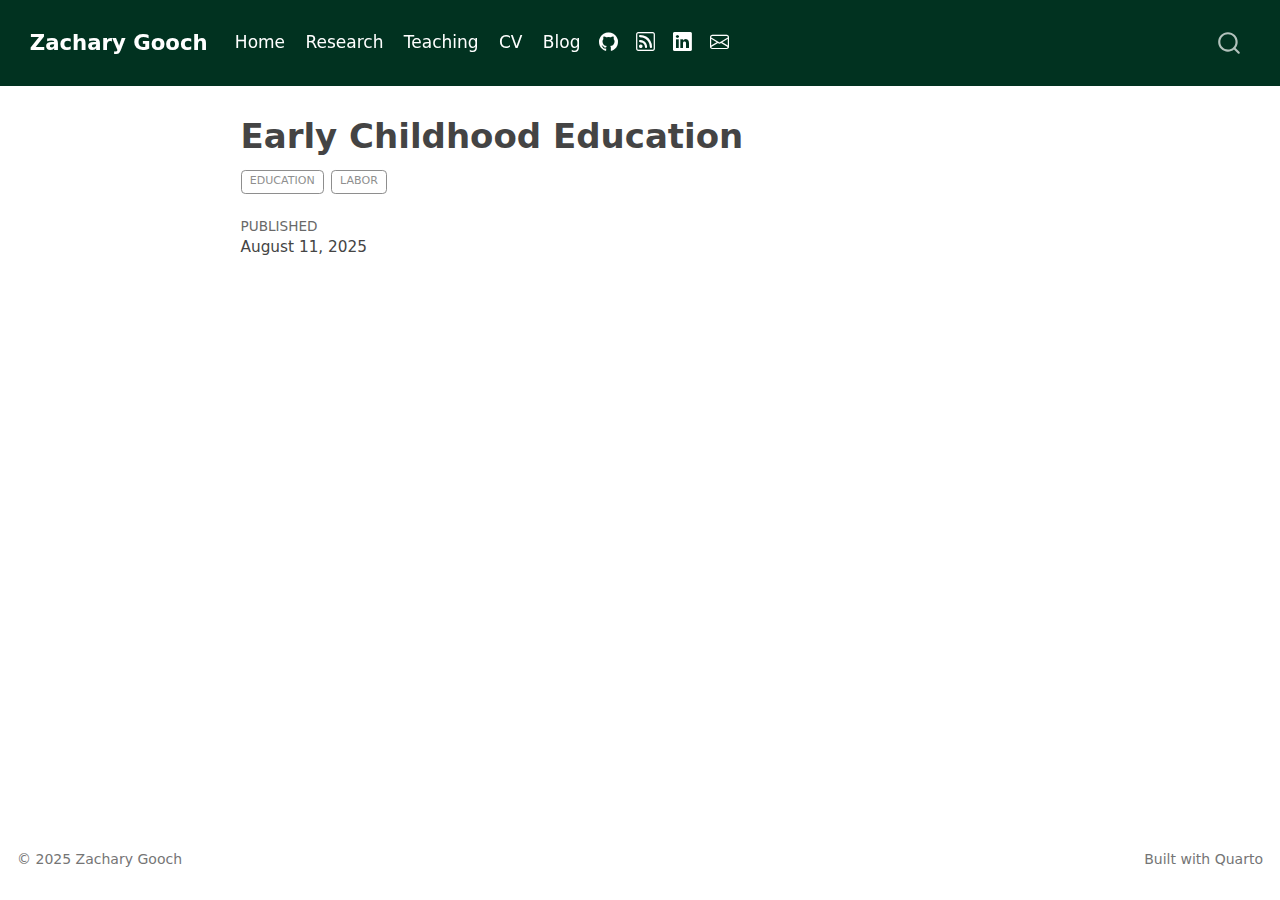
<file: docs/posts/Early Childhood Education /index.html>
<!DOCTYPE html>
<html xmlns="http://www.w3.org/1999/xhtml" lang="en" xml:lang="en"><head>

<meta charset="utf-8">
<meta name="generator" content="quarto-1.5.57">

<meta name="viewport" content="width=device-width, initial-scale=1.0, user-scalable=yes">

<meta name="dcterms.date" content="2025-08-11">

<title>Early Childhood Education – Zachary Gooch</title>
<style>
code{white-space: pre-wrap;}
span.smallcaps{font-variant: small-caps;}
div.columns{display: flex; gap: min(4vw, 1.5em);}
div.column{flex: auto; overflow-x: auto;}
div.hanging-indent{margin-left: 1.5em; text-indent: -1.5em;}
ul.task-list{list-style: none;}
ul.task-list li input[type="checkbox"] {
  width: 0.8em;
  margin: 0 0.8em 0.2em -1em; /* quarto-specific, see https://github.com/quarto-dev/quarto-cli/issues/4556 */ 
  vertical-align: middle;
}
</style>


<script src="../../site_libs/quarto-nav/quarto-nav.js"></script>
<script src="../../site_libs/quarto-nav/headroom.min.js"></script>
<script src="../../site_libs/clipboard/clipboard.min.js"></script>
<script src="../../site_libs/quarto-search/autocomplete.umd.js"></script>
<script src="../../site_libs/quarto-search/fuse.min.js"></script>
<script src="../../site_libs/quarto-search/quarto-search.js"></script>
<meta name="quarto:offset" content="../../">
<script src="../../site_libs/quarto-html/quarto.js"></script>
<script src="../../site_libs/quarto-html/popper.min.js"></script>
<script src="../../site_libs/quarto-html/tippy.umd.min.js"></script>
<script src="../../site_libs/quarto-html/anchor.min.js"></script>
<link href="../../site_libs/quarto-html/tippy.css" rel="stylesheet">
<link href="../../site_libs/quarto-html/quarto-syntax-highlighting.css" rel="stylesheet" id="quarto-text-highlighting-styles">
<script src="../../site_libs/bootstrap/bootstrap.min.js"></script>
<link href="../../site_libs/bootstrap/bootstrap-icons.css" rel="stylesheet">
<link href="../../site_libs/bootstrap/bootstrap.min.css" rel="stylesheet" id="quarto-bootstrap" data-mode="light">
<script id="quarto-search-options" type="application/json">{
  "location": "navbar",
  "copy-button": false,
  "collapse-after": 3,
  "panel-placement": "end",
  "type": "overlay",
  "limit": 50,
  "keyboard-shortcut": [
    "f",
    "/",
    "s"
  ],
  "show-item-context": false,
  "language": {
    "search-no-results-text": "No results",
    "search-matching-documents-text": "matching documents",
    "search-copy-link-title": "Copy link to search",
    "search-hide-matches-text": "Hide additional matches",
    "search-more-match-text": "more match in this document",
    "search-more-matches-text": "more matches in this document",
    "search-clear-button-title": "Clear",
    "search-text-placeholder": "",
    "search-detached-cancel-button-title": "Cancel",
    "search-submit-button-title": "Submit",
    "search-label": "Search"
  }
}</script>


<link rel="stylesheet" href="../../styles.css">
<meta property="og:title" content="Early Childhood Education – Zachary Gooch">
<meta property="og:site_name" content="Zachary Gooch">
<meta property="og:locale" content="en_US">
</head>

<body class="nav-fixed fullcontent">

<div id="quarto-search-results"></div>
  <header id="quarto-header" class="headroom fixed-top">
    <nav class="navbar navbar-expand-lg " data-bs-theme="dark">
      <div class="navbar-container container-fluid">
      <div class="navbar-brand-container mx-auto">
    <a class="navbar-brand" href="../../index.html">
    <span class="navbar-title">Zachary Gooch</span>
    </a>
  </div>
            <div id="quarto-search" class="" title="Search"></div>
          <button class="navbar-toggler" type="button" data-bs-toggle="collapse" data-bs-target="#navbarCollapse" aria-controls="navbarCollapse" role="menu" aria-expanded="false" aria-label="Toggle navigation" onclick="if (window.quartoToggleHeadroom) { window.quartoToggleHeadroom(); }">
  <span class="navbar-toggler-icon"></span>
</button>
          <div class="collapse navbar-collapse" id="navbarCollapse">
            <ul class="navbar-nav navbar-nav-scroll me-auto">
  <li class="nav-item">
    <a class="nav-link" href="../../index.html"> 
<span class="menu-text">Home</span></a>
  </li>  
  <li class="nav-item">
    <a class="nav-link" href="../../research.html"> 
<span class="menu-text">Research</span></a>
  </li>  
  <li class="nav-item">
    <a class="nav-link" href="../../teaching.html"> 
<span class="menu-text">Teaching</span></a>
  </li>  
  <li class="nav-item">
    <a class="nav-link" href="../../cv.html"> 
<span class="menu-text">CV</span></a>
  </li>  
  <li class="nav-item">
    <a class="nav-link" href="../../blog.html"> 
<span class="menu-text">Blog</span></a>
  </li>  
  <li class="nav-item compact">
    <a class="nav-link" href="https://github.com/Zach-Gooch"> <i class="bi bi-github" role="img" aria-label="GitHub">
</i> 
<span class="menu-text"></span></a>
  </li>  
  <li class="nav-item compact">
    <a class="nav-link" href="../../blog.xml"> <i class="bi bi-rss" role="img" aria-label="RSS">
</i> 
<span class="menu-text"></span></a>
  </li>  
  <li class="nav-item compact">
    <a class="nav-link" href="https://www.linkedin.com/in/zachary-r-gooch"> <i class="bi bi-linkedin" role="img" aria-label="LinkedIn">
</i> 
<span class="menu-text"></span></a>
  </li>  
  <li class="nav-item compact">
    <a class="nav-link" href="mailto:zg23a@fsu.edu"> <i class="bi bi-envelope" role="img" aria-label="Email">
</i> 
<span class="menu-text"></span></a>
  </li>  
</ul>
          </div> <!-- /navcollapse -->
            <div class="quarto-navbar-tools">
</div>
      </div> <!-- /container-fluid -->
    </nav>
</header>
<!-- content -->
<div id="quarto-content" class="quarto-container page-columns page-rows-contents page-layout-article page-navbar">
<!-- sidebar -->
<!-- margin-sidebar -->
    
<!-- main -->
<main class="content" id="quarto-document-content">

<header id="title-block-header" class="quarto-title-block default">
<div class="quarto-title">
<h1 class="title">Early Childhood Education</h1>
  <div class="quarto-categories">
    <div class="quarto-category">education</div>
    <div class="quarto-category">labor</div>
  </div>
  </div>



<div class="quarto-title-meta">

    
    <div>
    <div class="quarto-title-meta-heading">Published</div>
    <div class="quarto-title-meta-contents">
      <p class="date">August 11, 2025</p>
    </div>
  </div>
  
    
  </div>
  


</header>





</main> <!-- /main -->
<script id="quarto-html-after-body" type="application/javascript">
window.document.addEventListener("DOMContentLoaded", function (event) {
  const toggleBodyColorMode = (bsSheetEl) => {
    const mode = bsSheetEl.getAttribute("data-mode");
    const bodyEl = window.document.querySelector("body");
    if (mode === "dark") {
      bodyEl.classList.add("quarto-dark");
      bodyEl.classList.remove("quarto-light");
    } else {
      bodyEl.classList.add("quarto-light");
      bodyEl.classList.remove("quarto-dark");
    }
  }
  const toggleBodyColorPrimary = () => {
    const bsSheetEl = window.document.querySelector("link#quarto-bootstrap");
    if (bsSheetEl) {
      toggleBodyColorMode(bsSheetEl);
    }
  }
  toggleBodyColorPrimary();  
  const icon = "";
  const anchorJS = new window.AnchorJS();
  anchorJS.options = {
    placement: 'right',
    icon: icon
  };
  anchorJS.add('.anchored');
  const isCodeAnnotation = (el) => {
    for (const clz of el.classList) {
      if (clz.startsWith('code-annotation-')) {                     
        return true;
      }
    }
    return false;
  }
  const onCopySuccess = function(e) {
    // button target
    const button = e.trigger;
    // don't keep focus
    button.blur();
    // flash "checked"
    button.classList.add('code-copy-button-checked');
    var currentTitle = button.getAttribute("title");
    button.setAttribute("title", "Copied!");
    let tooltip;
    if (window.bootstrap) {
      button.setAttribute("data-bs-toggle", "tooltip");
      button.setAttribute("data-bs-placement", "left");
      button.setAttribute("data-bs-title", "Copied!");
      tooltip = new bootstrap.Tooltip(button, 
        { trigger: "manual", 
          customClass: "code-copy-button-tooltip",
          offset: [0, -8]});
      tooltip.show();    
    }
    setTimeout(function() {
      if (tooltip) {
        tooltip.hide();
        button.removeAttribute("data-bs-title");
        button.removeAttribute("data-bs-toggle");
        button.removeAttribute("data-bs-placement");
      }
      button.setAttribute("title", currentTitle);
      button.classList.remove('code-copy-button-checked');
    }, 1000);
    // clear code selection
    e.clearSelection();
  }
  const getTextToCopy = function(trigger) {
      const codeEl = trigger.previousElementSibling.cloneNode(true);
      for (const childEl of codeEl.children) {
        if (isCodeAnnotation(childEl)) {
          childEl.remove();
        }
      }
      return codeEl.innerText;
  }
  const clipboard = new window.ClipboardJS('.code-copy-button:not([data-in-quarto-modal])', {
    text: getTextToCopy
  });
  clipboard.on('success', onCopySuccess);
  if (window.document.getElementById('quarto-embedded-source-code-modal')) {
    // For code content inside modals, clipBoardJS needs to be initialized with a container option
    // TODO: Check when it could be a function (https://github.com/zenorocha/clipboard.js/issues/860)
    const clipboardModal = new window.ClipboardJS('.code-copy-button[data-in-quarto-modal]', {
      text: getTextToCopy,
      container: window.document.getElementById('quarto-embedded-source-code-modal')
    });
    clipboardModal.on('success', onCopySuccess);
  }
    var localhostRegex = new RegExp(/^(?:http|https):\/\/localhost\:?[0-9]*\//);
    var mailtoRegex = new RegExp(/^mailto:/);
      var filterRegex = new RegExp("https:\/\/zacharygooch\.com");
    var isInternal = (href) => {
        return filterRegex.test(href) || localhostRegex.test(href) || mailtoRegex.test(href);
    }
    // Inspect non-navigation links and adorn them if external
 	var links = window.document.querySelectorAll('a[href]:not(.nav-link):not(.navbar-brand):not(.toc-action):not(.sidebar-link):not(.sidebar-item-toggle):not(.pagination-link):not(.no-external):not([aria-hidden]):not(.dropdown-item):not(.quarto-navigation-tool):not(.about-link)');
    for (var i=0; i<links.length; i++) {
      const link = links[i];
      if (!isInternal(link.href)) {
        // undo the damage that might have been done by quarto-nav.js in the case of
        // links that we want to consider external
        if (link.dataset.originalHref !== undefined) {
          link.href = link.dataset.originalHref;
        }
      }
    }
  function tippyHover(el, contentFn, onTriggerFn, onUntriggerFn) {
    const config = {
      allowHTML: true,
      maxWidth: 500,
      delay: 100,
      arrow: false,
      appendTo: function(el) {
          return el.parentElement;
      },
      interactive: true,
      interactiveBorder: 10,
      theme: 'quarto',
      placement: 'bottom-start',
    };
    if (contentFn) {
      config.content = contentFn;
    }
    if (onTriggerFn) {
      config.onTrigger = onTriggerFn;
    }
    if (onUntriggerFn) {
      config.onUntrigger = onUntriggerFn;
    }
    window.tippy(el, config); 
  }
  const noterefs = window.document.querySelectorAll('a[role="doc-noteref"]');
  for (var i=0; i<noterefs.length; i++) {
    const ref = noterefs[i];
    tippyHover(ref, function() {
      // use id or data attribute instead here
      let href = ref.getAttribute('data-footnote-href') || ref.getAttribute('href');
      try { href = new URL(href).hash; } catch {}
      const id = href.replace(/^#\/?/, "");
      const note = window.document.getElementById(id);
      if (note) {
        return note.innerHTML;
      } else {
        return "";
      }
    });
  }
  const xrefs = window.document.querySelectorAll('a.quarto-xref');
  const processXRef = (id, note) => {
    // Strip column container classes
    const stripColumnClz = (el) => {
      el.classList.remove("page-full", "page-columns");
      if (el.children) {
        for (const child of el.children) {
          stripColumnClz(child);
        }
      }
    }
    stripColumnClz(note)
    if (id === null || id.startsWith('sec-')) {
      // Special case sections, only their first couple elements
      const container = document.createElement("div");
      if (note.children && note.children.length > 2) {
        container.appendChild(note.children[0].cloneNode(true));
        for (let i = 1; i < note.children.length; i++) {
          const child = note.children[i];
          if (child.tagName === "P" && child.innerText === "") {
            continue;
          } else {
            container.appendChild(child.cloneNode(true));
            break;
          }
        }
        if (window.Quarto?.typesetMath) {
          window.Quarto.typesetMath(container);
        }
        return container.innerHTML
      } else {
        if (window.Quarto?.typesetMath) {
          window.Quarto.typesetMath(note);
        }
        return note.innerHTML;
      }
    } else {
      // Remove any anchor links if they are present
      const anchorLink = note.querySelector('a.anchorjs-link');
      if (anchorLink) {
        anchorLink.remove();
      }
      if (window.Quarto?.typesetMath) {
        window.Quarto.typesetMath(note);
      }
      // TODO in 1.5, we should make sure this works without a callout special case
      if (note.classList.contains("callout")) {
        return note.outerHTML;
      } else {
        return note.innerHTML;
      }
    }
  }
  for (var i=0; i<xrefs.length; i++) {
    const xref = xrefs[i];
    tippyHover(xref, undefined, function(instance) {
      instance.disable();
      let url = xref.getAttribute('href');
      let hash = undefined; 
      if (url.startsWith('#')) {
        hash = url;
      } else {
        try { hash = new URL(url).hash; } catch {}
      }
      if (hash) {
        const id = hash.replace(/^#\/?/, "");
        const note = window.document.getElementById(id);
        if (note !== null) {
          try {
            const html = processXRef(id, note.cloneNode(true));
            instance.setContent(html);
          } finally {
            instance.enable();
            instance.show();
          }
        } else {
          // See if we can fetch this
          fetch(url.split('#')[0])
          .then(res => res.text())
          .then(html => {
            const parser = new DOMParser();
            const htmlDoc = parser.parseFromString(html, "text/html");
            const note = htmlDoc.getElementById(id);
            if (note !== null) {
              const html = processXRef(id, note);
              instance.setContent(html);
            } 
          }).finally(() => {
            instance.enable();
            instance.show();
          });
        }
      } else {
        // See if we can fetch a full url (with no hash to target)
        // This is a special case and we should probably do some content thinning / targeting
        fetch(url)
        .then(res => res.text())
        .then(html => {
          const parser = new DOMParser();
          const htmlDoc = parser.parseFromString(html, "text/html");
          const note = htmlDoc.querySelector('main.content');
          if (note !== null) {
            // This should only happen for chapter cross references
            // (since there is no id in the URL)
            // remove the first header
            if (note.children.length > 0 && note.children[0].tagName === "HEADER") {
              note.children[0].remove();
            }
            const html = processXRef(null, note);
            instance.setContent(html);
          } 
        }).finally(() => {
          instance.enable();
          instance.show();
        });
      }
    }, function(instance) {
    });
  }
      let selectedAnnoteEl;
      const selectorForAnnotation = ( cell, annotation) => {
        let cellAttr = 'data-code-cell="' + cell + '"';
        let lineAttr = 'data-code-annotation="' +  annotation + '"';
        const selector = 'span[' + cellAttr + '][' + lineAttr + ']';
        return selector;
      }
      const selectCodeLines = (annoteEl) => {
        const doc = window.document;
        const targetCell = annoteEl.getAttribute("data-target-cell");
        const targetAnnotation = annoteEl.getAttribute("data-target-annotation");
        const annoteSpan = window.document.querySelector(selectorForAnnotation(targetCell, targetAnnotation));
        const lines = annoteSpan.getAttribute("data-code-lines").split(",");
        const lineIds = lines.map((line) => {
          return targetCell + "-" + line;
        })
        let top = null;
        let height = null;
        let parent = null;
        if (lineIds.length > 0) {
            //compute the position of the single el (top and bottom and make a div)
            const el = window.document.getElementById(lineIds[0]);
            top = el.offsetTop;
            height = el.offsetHeight;
            parent = el.parentElement.parentElement;
          if (lineIds.length > 1) {
            const lastEl = window.document.getElementById(lineIds[lineIds.length - 1]);
            const bottom = lastEl.offsetTop + lastEl.offsetHeight;
            height = bottom - top;
          }
          if (top !== null && height !== null && parent !== null) {
            // cook up a div (if necessary) and position it 
            let div = window.document.getElementById("code-annotation-line-highlight");
            if (div === null) {
              div = window.document.createElement("div");
              div.setAttribute("id", "code-annotation-line-highlight");
              div.style.position = 'absolute';
              parent.appendChild(div);
            }
            div.style.top = top - 2 + "px";
            div.style.height = height + 4 + "px";
            div.style.left = 0;
            let gutterDiv = window.document.getElementById("code-annotation-line-highlight-gutter");
            if (gutterDiv === null) {
              gutterDiv = window.document.createElement("div");
              gutterDiv.setAttribute("id", "code-annotation-line-highlight-gutter");
              gutterDiv.style.position = 'absolute';
              const codeCell = window.document.getElementById(targetCell);
              const gutter = codeCell.querySelector('.code-annotation-gutter');
              gutter.appendChild(gutterDiv);
            }
            gutterDiv.style.top = top - 2 + "px";
            gutterDiv.style.height = height + 4 + "px";
          }
          selectedAnnoteEl = annoteEl;
        }
      };
      const unselectCodeLines = () => {
        const elementsIds = ["code-annotation-line-highlight", "code-annotation-line-highlight-gutter"];
        elementsIds.forEach((elId) => {
          const div = window.document.getElementById(elId);
          if (div) {
            div.remove();
          }
        });
        selectedAnnoteEl = undefined;
      };
        // Handle positioning of the toggle
    window.addEventListener(
      "resize",
      throttle(() => {
        elRect = undefined;
        if (selectedAnnoteEl) {
          selectCodeLines(selectedAnnoteEl);
        }
      }, 10)
    );
    function throttle(fn, ms) {
    let throttle = false;
    let timer;
      return (...args) => {
        if(!throttle) { // first call gets through
            fn.apply(this, args);
            throttle = true;
        } else { // all the others get throttled
            if(timer) clearTimeout(timer); // cancel #2
            timer = setTimeout(() => {
              fn.apply(this, args);
              timer = throttle = false;
            }, ms);
        }
      };
    }
      // Attach click handler to the DT
      const annoteDls = window.document.querySelectorAll('dt[data-target-cell]');
      for (const annoteDlNode of annoteDls) {
        annoteDlNode.addEventListener('click', (event) => {
          const clickedEl = event.target;
          if (clickedEl !== selectedAnnoteEl) {
            unselectCodeLines();
            const activeEl = window.document.querySelector('dt[data-target-cell].code-annotation-active');
            if (activeEl) {
              activeEl.classList.remove('code-annotation-active');
            }
            selectCodeLines(clickedEl);
            clickedEl.classList.add('code-annotation-active');
          } else {
            // Unselect the line
            unselectCodeLines();
            clickedEl.classList.remove('code-annotation-active');
          }
        });
      }
  const findCites = (el) => {
    const parentEl = el.parentElement;
    if (parentEl) {
      const cites = parentEl.dataset.cites;
      if (cites) {
        return {
          el,
          cites: cites.split(' ')
        };
      } else {
        return findCites(el.parentElement)
      }
    } else {
      return undefined;
    }
  };
  var bibliorefs = window.document.querySelectorAll('a[role="doc-biblioref"]');
  for (var i=0; i<bibliorefs.length; i++) {
    const ref = bibliorefs[i];
    const citeInfo = findCites(ref);
    if (citeInfo) {
      tippyHover(citeInfo.el, function() {
        var popup = window.document.createElement('div');
        citeInfo.cites.forEach(function(cite) {
          var citeDiv = window.document.createElement('div');
          citeDiv.classList.add('hanging-indent');
          citeDiv.classList.add('csl-entry');
          var biblioDiv = window.document.getElementById('ref-' + cite);
          if (biblioDiv) {
            citeDiv.innerHTML = biblioDiv.innerHTML;
          }
          popup.appendChild(citeDiv);
        });
        return popup.innerHTML;
      });
    }
  }
});
</script>
</div> <!-- /content -->
<footer class="footer">
  <div class="nav-footer">
    <div class="nav-footer-left">
<p>© 2025 Zachary Gooch</p>
</div>   
    <div class="nav-footer-center">
      &nbsp;
    </div>
    <div class="nav-footer-right">
<p>Built with Quarto</p>
</div>
  </div>
</footer>




</body></html>
</file>
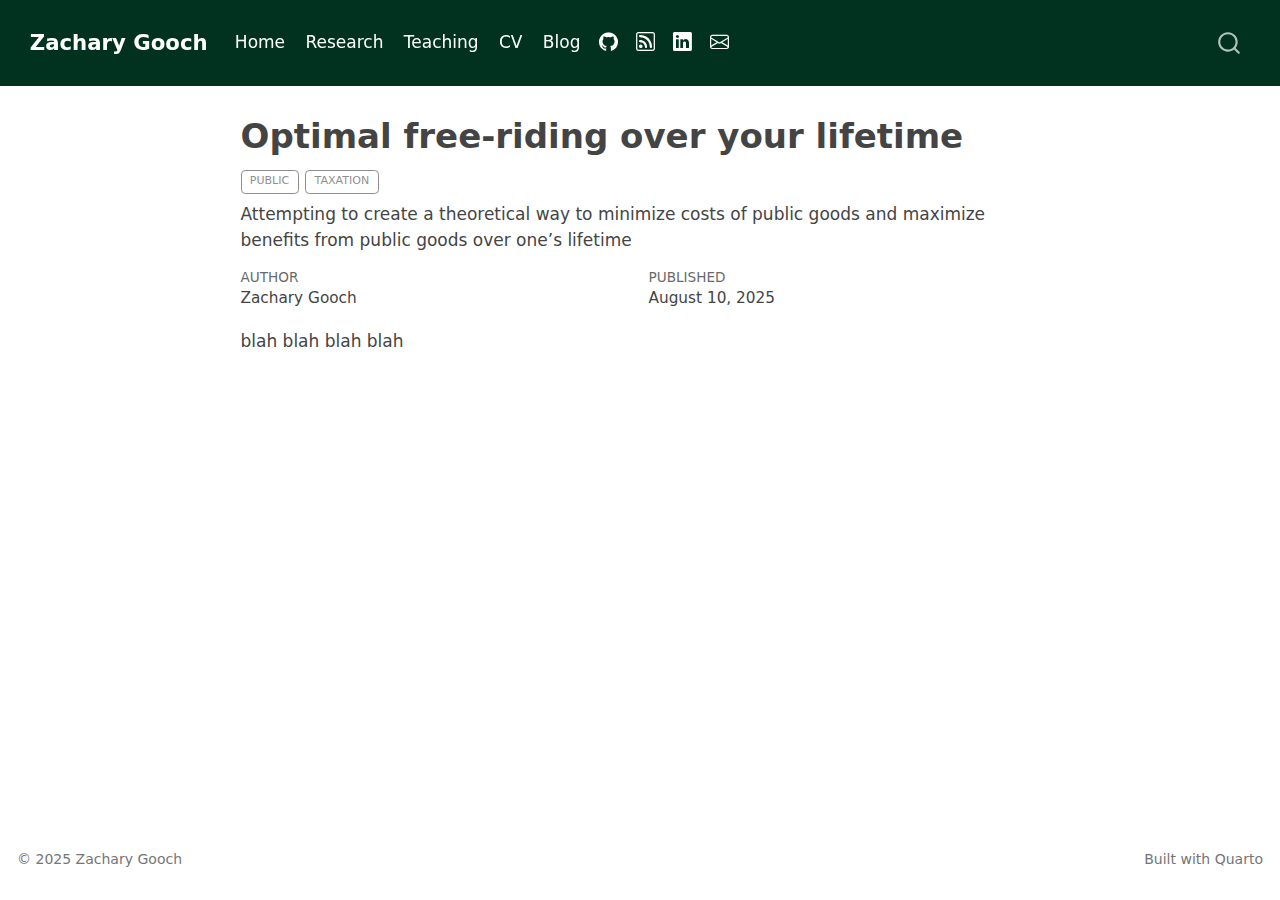
<file: docs/posts/Lifetime Tax Incidence /index.html>
<!DOCTYPE html>
<html xmlns="http://www.w3.org/1999/xhtml" lang="en" xml:lang="en"><head>

<meta charset="utf-8">
<meta name="generator" content="quarto-1.5.57">

<meta name="viewport" content="width=device-width, initial-scale=1.0, user-scalable=yes">

<meta name="author" content="Zachary Gooch">
<meta name="dcterms.date" content="2025-08-10">
<meta name="description" content="Attempting to create a theoretical way to minimize costs of public goods and maximize benefits from public goods over one’s lifetime">

<title>Optimal free-riding over your lifetime – Zachary Gooch</title>
<style>
code{white-space: pre-wrap;}
span.smallcaps{font-variant: small-caps;}
div.columns{display: flex; gap: min(4vw, 1.5em);}
div.column{flex: auto; overflow-x: auto;}
div.hanging-indent{margin-left: 1.5em; text-indent: -1.5em;}
ul.task-list{list-style: none;}
ul.task-list li input[type="checkbox"] {
  width: 0.8em;
  margin: 0 0.8em 0.2em -1em; /* quarto-specific, see https://github.com/quarto-dev/quarto-cli/issues/4556 */ 
  vertical-align: middle;
}
</style>


<script src="../../site_libs/quarto-nav/quarto-nav.js"></script>
<script src="../../site_libs/quarto-nav/headroom.min.js"></script>
<script src="../../site_libs/clipboard/clipboard.min.js"></script>
<script src="../../site_libs/quarto-search/autocomplete.umd.js"></script>
<script src="../../site_libs/quarto-search/fuse.min.js"></script>
<script src="../../site_libs/quarto-search/quarto-search.js"></script>
<meta name="quarto:offset" content="../../">
<script src="../../site_libs/quarto-html/quarto.js"></script>
<script src="../../site_libs/quarto-html/popper.min.js"></script>
<script src="../../site_libs/quarto-html/tippy.umd.min.js"></script>
<script src="../../site_libs/quarto-html/anchor.min.js"></script>
<link href="../../site_libs/quarto-html/tippy.css" rel="stylesheet">
<link href="../../site_libs/quarto-html/quarto-syntax-highlighting.css" rel="stylesheet" id="quarto-text-highlighting-styles">
<script src="../../site_libs/bootstrap/bootstrap.min.js"></script>
<link href="../../site_libs/bootstrap/bootstrap-icons.css" rel="stylesheet">
<link href="../../site_libs/bootstrap/bootstrap.min.css" rel="stylesheet" id="quarto-bootstrap" data-mode="light">
<script id="quarto-search-options" type="application/json">{
  "location": "navbar",
  "copy-button": false,
  "collapse-after": 3,
  "panel-placement": "end",
  "type": "overlay",
  "limit": 50,
  "keyboard-shortcut": [
    "f",
    "/",
    "s"
  ],
  "show-item-context": false,
  "language": {
    "search-no-results-text": "No results",
    "search-matching-documents-text": "matching documents",
    "search-copy-link-title": "Copy link to search",
    "search-hide-matches-text": "Hide additional matches",
    "search-more-match-text": "more match in this document",
    "search-more-matches-text": "more matches in this document",
    "search-clear-button-title": "Clear",
    "search-text-placeholder": "",
    "search-detached-cancel-button-title": "Cancel",
    "search-submit-button-title": "Submit",
    "search-label": "Search"
  }
}</script>


<link rel="stylesheet" href="../../styles.css">
<meta property="og:title" content="Optimal free-riding over your lifetime – Zachary Gooch">
<meta property="og:description" content="Attempting to create a theoretical way to minimize costs of public goods and maximize benefits from public goods over one’s lifetime">
<meta property="og:image" content="https://zacharygooch.com/posts/Lifetime Tax Incidence /featured.png">
<meta property="og:site_name" content="Zachary Gooch">
<meta property="og:locale" content="en_US">
<meta property="og:image:height" content="1024">
<meta property="og:image:width" content="1536">
</head>

<body class="nav-fixed fullcontent">

<div id="quarto-search-results"></div>
  <header id="quarto-header" class="headroom fixed-top">
    <nav class="navbar navbar-expand-lg " data-bs-theme="dark">
      <div class="navbar-container container-fluid">
      <div class="navbar-brand-container mx-auto">
    <a class="navbar-brand" href="../../index.html">
    <span class="navbar-title">Zachary Gooch</span>
    </a>
  </div>
            <div id="quarto-search" class="" title="Search"></div>
          <button class="navbar-toggler" type="button" data-bs-toggle="collapse" data-bs-target="#navbarCollapse" aria-controls="navbarCollapse" role="menu" aria-expanded="false" aria-label="Toggle navigation" onclick="if (window.quartoToggleHeadroom) { window.quartoToggleHeadroom(); }">
  <span class="navbar-toggler-icon"></span>
</button>
          <div class="collapse navbar-collapse" id="navbarCollapse">
            <ul class="navbar-nav navbar-nav-scroll me-auto">
  <li class="nav-item">
    <a class="nav-link" href="../../index.html"> 
<span class="menu-text">Home</span></a>
  </li>  
  <li class="nav-item">
    <a class="nav-link" href="../../research.html"> 
<span class="menu-text">Research</span></a>
  </li>  
  <li class="nav-item">
    <a class="nav-link" href="../../teaching.html"> 
<span class="menu-text">Teaching</span></a>
  </li>  
  <li class="nav-item">
    <a class="nav-link" href="../../cv.html"> 
<span class="menu-text">CV</span></a>
  </li>  
  <li class="nav-item">
    <a class="nav-link" href="../../blog.html"> 
<span class="menu-text">Blog</span></a>
  </li>  
  <li class="nav-item compact">
    <a class="nav-link" href="https://github.com/Zach-Gooch"> <i class="bi bi-github" role="img" aria-label="GitHub">
</i> 
<span class="menu-text"></span></a>
  </li>  
  <li class="nav-item compact">
    <a class="nav-link" href="../../blog.xml"> <i class="bi bi-rss" role="img" aria-label="RSS">
</i> 
<span class="menu-text"></span></a>
  </li>  
  <li class="nav-item compact">
    <a class="nav-link" href="https://www.linkedin.com/in/zachary-r-gooch"> <i class="bi bi-linkedin" role="img" aria-label="LinkedIn">
</i> 
<span class="menu-text"></span></a>
  </li>  
  <li class="nav-item compact">
    <a class="nav-link" href="mailto:zg23a@fsu.edu"> <i class="bi bi-envelope" role="img" aria-label="Email">
</i> 
<span class="menu-text"></span></a>
  </li>  
</ul>
          </div> <!-- /navcollapse -->
            <div class="quarto-navbar-tools">
</div>
      </div> <!-- /container-fluid -->
    </nav>
</header>
<!-- content -->
<div id="quarto-content" class="quarto-container page-columns page-rows-contents page-layout-article page-navbar">
<!-- sidebar -->
<!-- margin-sidebar -->
    
<!-- main -->
<main class="content" id="quarto-document-content">

<header id="title-block-header" class="quarto-title-block default">
<div class="quarto-title">
<h1 class="title">Optimal free-riding over your lifetime</h1>
  <div class="quarto-categories">
    <div class="quarto-category">Public</div>
    <div class="quarto-category">Taxation</div>
  </div>
  </div>

<div>
  <div class="description">
    Attempting to create a theoretical way to minimize costs of public goods and maximize benefits from public goods over one’s lifetime
  </div>
</div>


<div class="quarto-title-meta">

    <div>
    <div class="quarto-title-meta-heading">Author</div>
    <div class="quarto-title-meta-contents">
             <p>Zachary Gooch </p>
          </div>
  </div>
    
    <div>
    <div class="quarto-title-meta-heading">Published</div>
    <div class="quarto-title-meta-contents">
      <p class="date">August 10, 2025</p>
    </div>
  </div>
  
    
  </div>
  


</header>


<p>blah blah blah blah</p>



</main> <!-- /main -->
<script id="quarto-html-after-body" type="application/javascript">
window.document.addEventListener("DOMContentLoaded", function (event) {
  const toggleBodyColorMode = (bsSheetEl) => {
    const mode = bsSheetEl.getAttribute("data-mode");
    const bodyEl = window.document.querySelector("body");
    if (mode === "dark") {
      bodyEl.classList.add("quarto-dark");
      bodyEl.classList.remove("quarto-light");
    } else {
      bodyEl.classList.add("quarto-light");
      bodyEl.classList.remove("quarto-dark");
    }
  }
  const toggleBodyColorPrimary = () => {
    const bsSheetEl = window.document.querySelector("link#quarto-bootstrap");
    if (bsSheetEl) {
      toggleBodyColorMode(bsSheetEl);
    }
  }
  toggleBodyColorPrimary();  
  const icon = "";
  const anchorJS = new window.AnchorJS();
  anchorJS.options = {
    placement: 'right',
    icon: icon
  };
  anchorJS.add('.anchored');
  const isCodeAnnotation = (el) => {
    for (const clz of el.classList) {
      if (clz.startsWith('code-annotation-')) {                     
        return true;
      }
    }
    return false;
  }
  const onCopySuccess = function(e) {
    // button target
    const button = e.trigger;
    // don't keep focus
    button.blur();
    // flash "checked"
    button.classList.add('code-copy-button-checked');
    var currentTitle = button.getAttribute("title");
    button.setAttribute("title", "Copied!");
    let tooltip;
    if (window.bootstrap) {
      button.setAttribute("data-bs-toggle", "tooltip");
      button.setAttribute("data-bs-placement", "left");
      button.setAttribute("data-bs-title", "Copied!");
      tooltip = new bootstrap.Tooltip(button, 
        { trigger: "manual", 
          customClass: "code-copy-button-tooltip",
          offset: [0, -8]});
      tooltip.show();    
    }
    setTimeout(function() {
      if (tooltip) {
        tooltip.hide();
        button.removeAttribute("data-bs-title");
        button.removeAttribute("data-bs-toggle");
        button.removeAttribute("data-bs-placement");
      }
      button.setAttribute("title", currentTitle);
      button.classList.remove('code-copy-button-checked');
    }, 1000);
    // clear code selection
    e.clearSelection();
  }
  const getTextToCopy = function(trigger) {
      const codeEl = trigger.previousElementSibling.cloneNode(true);
      for (const childEl of codeEl.children) {
        if (isCodeAnnotation(childEl)) {
          childEl.remove();
        }
      }
      return codeEl.innerText;
  }
  const clipboard = new window.ClipboardJS('.code-copy-button:not([data-in-quarto-modal])', {
    text: getTextToCopy
  });
  clipboard.on('success', onCopySuccess);
  if (window.document.getElementById('quarto-embedded-source-code-modal')) {
    // For code content inside modals, clipBoardJS needs to be initialized with a container option
    // TODO: Check when it could be a function (https://github.com/zenorocha/clipboard.js/issues/860)
    const clipboardModal = new window.ClipboardJS('.code-copy-button[data-in-quarto-modal]', {
      text: getTextToCopy,
      container: window.document.getElementById('quarto-embedded-source-code-modal')
    });
    clipboardModal.on('success', onCopySuccess);
  }
    var localhostRegex = new RegExp(/^(?:http|https):\/\/localhost\:?[0-9]*\//);
    var mailtoRegex = new RegExp(/^mailto:/);
      var filterRegex = new RegExp("https:\/\/zacharygooch\.com");
    var isInternal = (href) => {
        return filterRegex.test(href) || localhostRegex.test(href) || mailtoRegex.test(href);
    }
    // Inspect non-navigation links and adorn them if external
 	var links = window.document.querySelectorAll('a[href]:not(.nav-link):not(.navbar-brand):not(.toc-action):not(.sidebar-link):not(.sidebar-item-toggle):not(.pagination-link):not(.no-external):not([aria-hidden]):not(.dropdown-item):not(.quarto-navigation-tool):not(.about-link)');
    for (var i=0; i<links.length; i++) {
      const link = links[i];
      if (!isInternal(link.href)) {
        // undo the damage that might have been done by quarto-nav.js in the case of
        // links that we want to consider external
        if (link.dataset.originalHref !== undefined) {
          link.href = link.dataset.originalHref;
        }
      }
    }
  function tippyHover(el, contentFn, onTriggerFn, onUntriggerFn) {
    const config = {
      allowHTML: true,
      maxWidth: 500,
      delay: 100,
      arrow: false,
      appendTo: function(el) {
          return el.parentElement;
      },
      interactive: true,
      interactiveBorder: 10,
      theme: 'quarto',
      placement: 'bottom-start',
    };
    if (contentFn) {
      config.content = contentFn;
    }
    if (onTriggerFn) {
      config.onTrigger = onTriggerFn;
    }
    if (onUntriggerFn) {
      config.onUntrigger = onUntriggerFn;
    }
    window.tippy(el, config); 
  }
  const noterefs = window.document.querySelectorAll('a[role="doc-noteref"]');
  for (var i=0; i<noterefs.length; i++) {
    const ref = noterefs[i];
    tippyHover(ref, function() {
      // use id or data attribute instead here
      let href = ref.getAttribute('data-footnote-href') || ref.getAttribute('href');
      try { href = new URL(href).hash; } catch {}
      const id = href.replace(/^#\/?/, "");
      const note = window.document.getElementById(id);
      if (note) {
        return note.innerHTML;
      } else {
        return "";
      }
    });
  }
  const xrefs = window.document.querySelectorAll('a.quarto-xref');
  const processXRef = (id, note) => {
    // Strip column container classes
    const stripColumnClz = (el) => {
      el.classList.remove("page-full", "page-columns");
      if (el.children) {
        for (const child of el.children) {
          stripColumnClz(child);
        }
      }
    }
    stripColumnClz(note)
    if (id === null || id.startsWith('sec-')) {
      // Special case sections, only their first couple elements
      const container = document.createElement("div");
      if (note.children && note.children.length > 2) {
        container.appendChild(note.children[0].cloneNode(true));
        for (let i = 1; i < note.children.length; i++) {
          const child = note.children[i];
          if (child.tagName === "P" && child.innerText === "") {
            continue;
          } else {
            container.appendChild(child.cloneNode(true));
            break;
          }
        }
        if (window.Quarto?.typesetMath) {
          window.Quarto.typesetMath(container);
        }
        return container.innerHTML
      } else {
        if (window.Quarto?.typesetMath) {
          window.Quarto.typesetMath(note);
        }
        return note.innerHTML;
      }
    } else {
      // Remove any anchor links if they are present
      const anchorLink = note.querySelector('a.anchorjs-link');
      if (anchorLink) {
        anchorLink.remove();
      }
      if (window.Quarto?.typesetMath) {
        window.Quarto.typesetMath(note);
      }
      // TODO in 1.5, we should make sure this works without a callout special case
      if (note.classList.contains("callout")) {
        return note.outerHTML;
      } else {
        return note.innerHTML;
      }
    }
  }
  for (var i=0; i<xrefs.length; i++) {
    const xref = xrefs[i];
    tippyHover(xref, undefined, function(instance) {
      instance.disable();
      let url = xref.getAttribute('href');
      let hash = undefined; 
      if (url.startsWith('#')) {
        hash = url;
      } else {
        try { hash = new URL(url).hash; } catch {}
      }
      if (hash) {
        const id = hash.replace(/^#\/?/, "");
        const note = window.document.getElementById(id);
        if (note !== null) {
          try {
            const html = processXRef(id, note.cloneNode(true));
            instance.setContent(html);
          } finally {
            instance.enable();
            instance.show();
          }
        } else {
          // See if we can fetch this
          fetch(url.split('#')[0])
          .then(res => res.text())
          .then(html => {
            const parser = new DOMParser();
            const htmlDoc = parser.parseFromString(html, "text/html");
            const note = htmlDoc.getElementById(id);
            if (note !== null) {
              const html = processXRef(id, note);
              instance.setContent(html);
            } 
          }).finally(() => {
            instance.enable();
            instance.show();
          });
        }
      } else {
        // See if we can fetch a full url (with no hash to target)
        // This is a special case and we should probably do some content thinning / targeting
        fetch(url)
        .then(res => res.text())
        .then(html => {
          const parser = new DOMParser();
          const htmlDoc = parser.parseFromString(html, "text/html");
          const note = htmlDoc.querySelector('main.content');
          if (note !== null) {
            // This should only happen for chapter cross references
            // (since there is no id in the URL)
            // remove the first header
            if (note.children.length > 0 && note.children[0].tagName === "HEADER") {
              note.children[0].remove();
            }
            const html = processXRef(null, note);
            instance.setContent(html);
          } 
        }).finally(() => {
          instance.enable();
          instance.show();
        });
      }
    }, function(instance) {
    });
  }
      let selectedAnnoteEl;
      const selectorForAnnotation = ( cell, annotation) => {
        let cellAttr = 'data-code-cell="' + cell + '"';
        let lineAttr = 'data-code-annotation="' +  annotation + '"';
        const selector = 'span[' + cellAttr + '][' + lineAttr + ']';
        return selector;
      }
      const selectCodeLines = (annoteEl) => {
        const doc = window.document;
        const targetCell = annoteEl.getAttribute("data-target-cell");
        const targetAnnotation = annoteEl.getAttribute("data-target-annotation");
        const annoteSpan = window.document.querySelector(selectorForAnnotation(targetCell, targetAnnotation));
        const lines = annoteSpan.getAttribute("data-code-lines").split(",");
        const lineIds = lines.map((line) => {
          return targetCell + "-" + line;
        })
        let top = null;
        let height = null;
        let parent = null;
        if (lineIds.length > 0) {
            //compute the position of the single el (top and bottom and make a div)
            const el = window.document.getElementById(lineIds[0]);
            top = el.offsetTop;
            height = el.offsetHeight;
            parent = el.parentElement.parentElement;
          if (lineIds.length > 1) {
            const lastEl = window.document.getElementById(lineIds[lineIds.length - 1]);
            const bottom = lastEl.offsetTop + lastEl.offsetHeight;
            height = bottom - top;
          }
          if (top !== null && height !== null && parent !== null) {
            // cook up a div (if necessary) and position it 
            let div = window.document.getElementById("code-annotation-line-highlight");
            if (div === null) {
              div = window.document.createElement("div");
              div.setAttribute("id", "code-annotation-line-highlight");
              div.style.position = 'absolute';
              parent.appendChild(div);
            }
            div.style.top = top - 2 + "px";
            div.style.height = height + 4 + "px";
            div.style.left = 0;
            let gutterDiv = window.document.getElementById("code-annotation-line-highlight-gutter");
            if (gutterDiv === null) {
              gutterDiv = window.document.createElement("div");
              gutterDiv.setAttribute("id", "code-annotation-line-highlight-gutter");
              gutterDiv.style.position = 'absolute';
              const codeCell = window.document.getElementById(targetCell);
              const gutter = codeCell.querySelector('.code-annotation-gutter');
              gutter.appendChild(gutterDiv);
            }
            gutterDiv.style.top = top - 2 + "px";
            gutterDiv.style.height = height + 4 + "px";
          }
          selectedAnnoteEl = annoteEl;
        }
      };
      const unselectCodeLines = () => {
        const elementsIds = ["code-annotation-line-highlight", "code-annotation-line-highlight-gutter"];
        elementsIds.forEach((elId) => {
          const div = window.document.getElementById(elId);
          if (div) {
            div.remove();
          }
        });
        selectedAnnoteEl = undefined;
      };
        // Handle positioning of the toggle
    window.addEventListener(
      "resize",
      throttle(() => {
        elRect = undefined;
        if (selectedAnnoteEl) {
          selectCodeLines(selectedAnnoteEl);
        }
      }, 10)
    );
    function throttle(fn, ms) {
    let throttle = false;
    let timer;
      return (...args) => {
        if(!throttle) { // first call gets through
            fn.apply(this, args);
            throttle = true;
        } else { // all the others get throttled
            if(timer) clearTimeout(timer); // cancel #2
            timer = setTimeout(() => {
              fn.apply(this, args);
              timer = throttle = false;
            }, ms);
        }
      };
    }
      // Attach click handler to the DT
      const annoteDls = window.document.querySelectorAll('dt[data-target-cell]');
      for (const annoteDlNode of annoteDls) {
        annoteDlNode.addEventListener('click', (event) => {
          const clickedEl = event.target;
          if (clickedEl !== selectedAnnoteEl) {
            unselectCodeLines();
            const activeEl = window.document.querySelector('dt[data-target-cell].code-annotation-active');
            if (activeEl) {
              activeEl.classList.remove('code-annotation-active');
            }
            selectCodeLines(clickedEl);
            clickedEl.classList.add('code-annotation-active');
          } else {
            // Unselect the line
            unselectCodeLines();
            clickedEl.classList.remove('code-annotation-active');
          }
        });
      }
  const findCites = (el) => {
    const parentEl = el.parentElement;
    if (parentEl) {
      const cites = parentEl.dataset.cites;
      if (cites) {
        return {
          el,
          cites: cites.split(' ')
        };
      } else {
        return findCites(el.parentElement)
      }
    } else {
      return undefined;
    }
  };
  var bibliorefs = window.document.querySelectorAll('a[role="doc-biblioref"]');
  for (var i=0; i<bibliorefs.length; i++) {
    const ref = bibliorefs[i];
    const citeInfo = findCites(ref);
    if (citeInfo) {
      tippyHover(citeInfo.el, function() {
        var popup = window.document.createElement('div');
        citeInfo.cites.forEach(function(cite) {
          var citeDiv = window.document.createElement('div');
          citeDiv.classList.add('hanging-indent');
          citeDiv.classList.add('csl-entry');
          var biblioDiv = window.document.getElementById('ref-' + cite);
          if (biblioDiv) {
            citeDiv.innerHTML = biblioDiv.innerHTML;
          }
          popup.appendChild(citeDiv);
        });
        return popup.innerHTML;
      });
    }
  }
});
</script>
</div> <!-- /content -->
<footer class="footer">
  <div class="nav-footer">
    <div class="nav-footer-left">
<p>© 2025 Zachary Gooch</p>
</div>   
    <div class="nav-footer-center">
      &nbsp;
    </div>
    <div class="nav-footer-right">
<p>Built with Quarto</p>
</div>
  </div>
</footer>




</body></html>
</file>
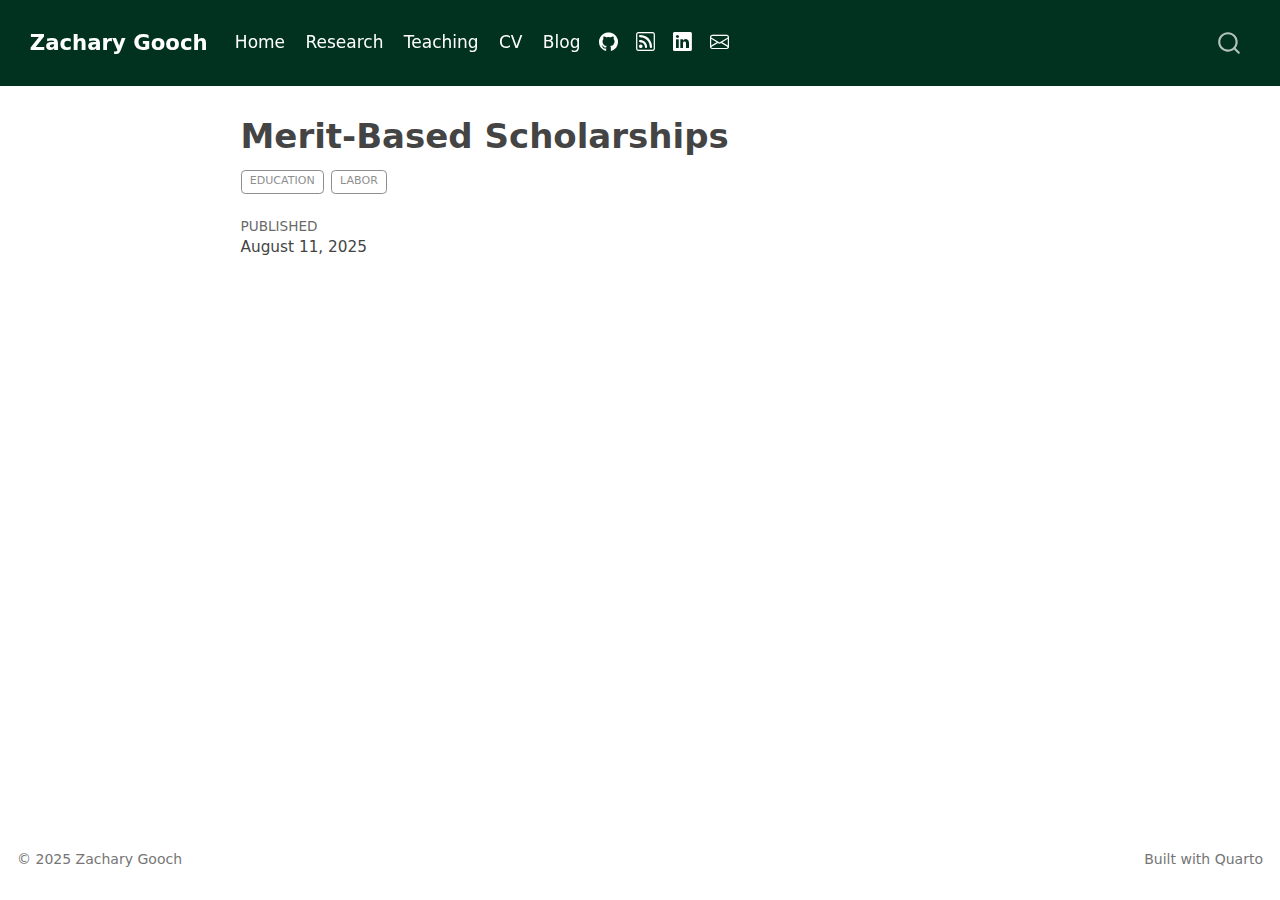
<file: docs/posts/Merit-Based Scholarships /index.html>
<!DOCTYPE html>
<html xmlns="http://www.w3.org/1999/xhtml" lang="en" xml:lang="en"><head>

<meta charset="utf-8">
<meta name="generator" content="quarto-1.5.57">

<meta name="viewport" content="width=device-width, initial-scale=1.0, user-scalable=yes">

<meta name="dcterms.date" content="2025-08-11">

<title>Merit-Based Scholarships – Zachary Gooch</title>
<style>
code{white-space: pre-wrap;}
span.smallcaps{font-variant: small-caps;}
div.columns{display: flex; gap: min(4vw, 1.5em);}
div.column{flex: auto; overflow-x: auto;}
div.hanging-indent{margin-left: 1.5em; text-indent: -1.5em;}
ul.task-list{list-style: none;}
ul.task-list li input[type="checkbox"] {
  width: 0.8em;
  margin: 0 0.8em 0.2em -1em; /* quarto-specific, see https://github.com/quarto-dev/quarto-cli/issues/4556 */ 
  vertical-align: middle;
}
</style>


<script src="../../site_libs/quarto-nav/quarto-nav.js"></script>
<script src="../../site_libs/quarto-nav/headroom.min.js"></script>
<script src="../../site_libs/clipboard/clipboard.min.js"></script>
<script src="../../site_libs/quarto-search/autocomplete.umd.js"></script>
<script src="../../site_libs/quarto-search/fuse.min.js"></script>
<script src="../../site_libs/quarto-search/quarto-search.js"></script>
<meta name="quarto:offset" content="../../">
<script src="../../site_libs/quarto-html/quarto.js"></script>
<script src="../../site_libs/quarto-html/popper.min.js"></script>
<script src="../../site_libs/quarto-html/tippy.umd.min.js"></script>
<script src="../../site_libs/quarto-html/anchor.min.js"></script>
<link href="../../site_libs/quarto-html/tippy.css" rel="stylesheet">
<link href="../../site_libs/quarto-html/quarto-syntax-highlighting.css" rel="stylesheet" id="quarto-text-highlighting-styles">
<script src="../../site_libs/bootstrap/bootstrap.min.js"></script>
<link href="../../site_libs/bootstrap/bootstrap-icons.css" rel="stylesheet">
<link href="../../site_libs/bootstrap/bootstrap.min.css" rel="stylesheet" id="quarto-bootstrap" data-mode="light">
<script id="quarto-search-options" type="application/json">{
  "location": "navbar",
  "copy-button": false,
  "collapse-after": 3,
  "panel-placement": "end",
  "type": "overlay",
  "limit": 50,
  "keyboard-shortcut": [
    "f",
    "/",
    "s"
  ],
  "show-item-context": false,
  "language": {
    "search-no-results-text": "No results",
    "search-matching-documents-text": "matching documents",
    "search-copy-link-title": "Copy link to search",
    "search-hide-matches-text": "Hide additional matches",
    "search-more-match-text": "more match in this document",
    "search-more-matches-text": "more matches in this document",
    "search-clear-button-title": "Clear",
    "search-text-placeholder": "",
    "search-detached-cancel-button-title": "Cancel",
    "search-submit-button-title": "Submit",
    "search-label": "Search"
  }
}</script>


<link rel="stylesheet" href="../../styles.css">
<meta property="og:title" content="Merit-Based Scholarships – Zachary Gooch">
<meta property="og:site_name" content="Zachary Gooch">
<meta property="og:locale" content="en_US">
</head>

<body class="nav-fixed fullcontent">

<div id="quarto-search-results"></div>
  <header id="quarto-header" class="headroom fixed-top">
    <nav class="navbar navbar-expand-lg " data-bs-theme="dark">
      <div class="navbar-container container-fluid">
      <div class="navbar-brand-container mx-auto">
    <a class="navbar-brand" href="../../index.html">
    <span class="navbar-title">Zachary Gooch</span>
    </a>
  </div>
            <div id="quarto-search" class="" title="Search"></div>
          <button class="navbar-toggler" type="button" data-bs-toggle="collapse" data-bs-target="#navbarCollapse" aria-controls="navbarCollapse" role="menu" aria-expanded="false" aria-label="Toggle navigation" onclick="if (window.quartoToggleHeadroom) { window.quartoToggleHeadroom(); }">
  <span class="navbar-toggler-icon"></span>
</button>
          <div class="collapse navbar-collapse" id="navbarCollapse">
            <ul class="navbar-nav navbar-nav-scroll me-auto">
  <li class="nav-item">
    <a class="nav-link" href="../../index.html"> 
<span class="menu-text">Home</span></a>
  </li>  
  <li class="nav-item">
    <a class="nav-link" href="../../research.html"> 
<span class="menu-text">Research</span></a>
  </li>  
  <li class="nav-item">
    <a class="nav-link" href="../../teaching.html"> 
<span class="menu-text">Teaching</span></a>
  </li>  
  <li class="nav-item">
    <a class="nav-link" href="../../cv.html"> 
<span class="menu-text">CV</span></a>
  </li>  
  <li class="nav-item">
    <a class="nav-link" href="../../blog.html"> 
<span class="menu-text">Blog</span></a>
  </li>  
  <li class="nav-item compact">
    <a class="nav-link" href="https://github.com/Zach-Gooch"> <i class="bi bi-github" role="img" aria-label="GitHub">
</i> 
<span class="menu-text"></span></a>
  </li>  
  <li class="nav-item compact">
    <a class="nav-link" href="../../blog.xml"> <i class="bi bi-rss" role="img" aria-label="RSS">
</i> 
<span class="menu-text"></span></a>
  </li>  
  <li class="nav-item compact">
    <a class="nav-link" href="https://www.linkedin.com/in/zachary-r-gooch"> <i class="bi bi-linkedin" role="img" aria-label="LinkedIn">
</i> 
<span class="menu-text"></span></a>
  </li>  
  <li class="nav-item compact">
    <a class="nav-link" href="mailto:zg23a@fsu.edu"> <i class="bi bi-envelope" role="img" aria-label="Email">
</i> 
<span class="menu-text"></span></a>
  </li>  
</ul>
          </div> <!-- /navcollapse -->
            <div class="quarto-navbar-tools">
</div>
      </div> <!-- /container-fluid -->
    </nav>
</header>
<!-- content -->
<div id="quarto-content" class="quarto-container page-columns page-rows-contents page-layout-article page-navbar">
<!-- sidebar -->
<!-- margin-sidebar -->
    
<!-- main -->
<main class="content" id="quarto-document-content">

<header id="title-block-header" class="quarto-title-block default">
<div class="quarto-title">
<h1 class="title">Merit-Based Scholarships</h1>
  <div class="quarto-categories">
    <div class="quarto-category">education</div>
    <div class="quarto-category">labor</div>
  </div>
  </div>



<div class="quarto-title-meta">

    
    <div>
    <div class="quarto-title-meta-heading">Published</div>
    <div class="quarto-title-meta-contents">
      <p class="date">August 11, 2025</p>
    </div>
  </div>
  
    
  </div>
  


</header>





</main> <!-- /main -->
<script id="quarto-html-after-body" type="application/javascript">
window.document.addEventListener("DOMContentLoaded", function (event) {
  const toggleBodyColorMode = (bsSheetEl) => {
    const mode = bsSheetEl.getAttribute("data-mode");
    const bodyEl = window.document.querySelector("body");
    if (mode === "dark") {
      bodyEl.classList.add("quarto-dark");
      bodyEl.classList.remove("quarto-light");
    } else {
      bodyEl.classList.add("quarto-light");
      bodyEl.classList.remove("quarto-dark");
    }
  }
  const toggleBodyColorPrimary = () => {
    const bsSheetEl = window.document.querySelector("link#quarto-bootstrap");
    if (bsSheetEl) {
      toggleBodyColorMode(bsSheetEl);
    }
  }
  toggleBodyColorPrimary();  
  const icon = "";
  const anchorJS = new window.AnchorJS();
  anchorJS.options = {
    placement: 'right',
    icon: icon
  };
  anchorJS.add('.anchored');
  const isCodeAnnotation = (el) => {
    for (const clz of el.classList) {
      if (clz.startsWith('code-annotation-')) {                     
        return true;
      }
    }
    return false;
  }
  const onCopySuccess = function(e) {
    // button target
    const button = e.trigger;
    // don't keep focus
    button.blur();
    // flash "checked"
    button.classList.add('code-copy-button-checked');
    var currentTitle = button.getAttribute("title");
    button.setAttribute("title", "Copied!");
    let tooltip;
    if (window.bootstrap) {
      button.setAttribute("data-bs-toggle", "tooltip");
      button.setAttribute("data-bs-placement", "left");
      button.setAttribute("data-bs-title", "Copied!");
      tooltip = new bootstrap.Tooltip(button, 
        { trigger: "manual", 
          customClass: "code-copy-button-tooltip",
          offset: [0, -8]});
      tooltip.show();    
    }
    setTimeout(function() {
      if (tooltip) {
        tooltip.hide();
        button.removeAttribute("data-bs-title");
        button.removeAttribute("data-bs-toggle");
        button.removeAttribute("data-bs-placement");
      }
      button.setAttribute("title", currentTitle);
      button.classList.remove('code-copy-button-checked');
    }, 1000);
    // clear code selection
    e.clearSelection();
  }
  const getTextToCopy = function(trigger) {
      const codeEl = trigger.previousElementSibling.cloneNode(true);
      for (const childEl of codeEl.children) {
        if (isCodeAnnotation(childEl)) {
          childEl.remove();
        }
      }
      return codeEl.innerText;
  }
  const clipboard = new window.ClipboardJS('.code-copy-button:not([data-in-quarto-modal])', {
    text: getTextToCopy
  });
  clipboard.on('success', onCopySuccess);
  if (window.document.getElementById('quarto-embedded-source-code-modal')) {
    // For code content inside modals, clipBoardJS needs to be initialized with a container option
    // TODO: Check when it could be a function (https://github.com/zenorocha/clipboard.js/issues/860)
    const clipboardModal = new window.ClipboardJS('.code-copy-button[data-in-quarto-modal]', {
      text: getTextToCopy,
      container: window.document.getElementById('quarto-embedded-source-code-modal')
    });
    clipboardModal.on('success', onCopySuccess);
  }
    var localhostRegex = new RegExp(/^(?:http|https):\/\/localhost\:?[0-9]*\//);
    var mailtoRegex = new RegExp(/^mailto:/);
      var filterRegex = new RegExp("https:\/\/zacharygooch\.com");
    var isInternal = (href) => {
        return filterRegex.test(href) || localhostRegex.test(href) || mailtoRegex.test(href);
    }
    // Inspect non-navigation links and adorn them if external
 	var links = window.document.querySelectorAll('a[href]:not(.nav-link):not(.navbar-brand):not(.toc-action):not(.sidebar-link):not(.sidebar-item-toggle):not(.pagination-link):not(.no-external):not([aria-hidden]):not(.dropdown-item):not(.quarto-navigation-tool):not(.about-link)');
    for (var i=0; i<links.length; i++) {
      const link = links[i];
      if (!isInternal(link.href)) {
        // undo the damage that might have been done by quarto-nav.js in the case of
        // links that we want to consider external
        if (link.dataset.originalHref !== undefined) {
          link.href = link.dataset.originalHref;
        }
      }
    }
  function tippyHover(el, contentFn, onTriggerFn, onUntriggerFn) {
    const config = {
      allowHTML: true,
      maxWidth: 500,
      delay: 100,
      arrow: false,
      appendTo: function(el) {
          return el.parentElement;
      },
      interactive: true,
      interactiveBorder: 10,
      theme: 'quarto',
      placement: 'bottom-start',
    };
    if (contentFn) {
      config.content = contentFn;
    }
    if (onTriggerFn) {
      config.onTrigger = onTriggerFn;
    }
    if (onUntriggerFn) {
      config.onUntrigger = onUntriggerFn;
    }
    window.tippy(el, config); 
  }
  const noterefs = window.document.querySelectorAll('a[role="doc-noteref"]');
  for (var i=0; i<noterefs.length; i++) {
    const ref = noterefs[i];
    tippyHover(ref, function() {
      // use id or data attribute instead here
      let href = ref.getAttribute('data-footnote-href') || ref.getAttribute('href');
      try { href = new URL(href).hash; } catch {}
      const id = href.replace(/^#\/?/, "");
      const note = window.document.getElementById(id);
      if (note) {
        return note.innerHTML;
      } else {
        return "";
      }
    });
  }
  const xrefs = window.document.querySelectorAll('a.quarto-xref');
  const processXRef = (id, note) => {
    // Strip column container classes
    const stripColumnClz = (el) => {
      el.classList.remove("page-full", "page-columns");
      if (el.children) {
        for (const child of el.children) {
          stripColumnClz(child);
        }
      }
    }
    stripColumnClz(note)
    if (id === null || id.startsWith('sec-')) {
      // Special case sections, only their first couple elements
      const container = document.createElement("div");
      if (note.children && note.children.length > 2) {
        container.appendChild(note.children[0].cloneNode(true));
        for (let i = 1; i < note.children.length; i++) {
          const child = note.children[i];
          if (child.tagName === "P" && child.innerText === "") {
            continue;
          } else {
            container.appendChild(child.cloneNode(true));
            break;
          }
        }
        if (window.Quarto?.typesetMath) {
          window.Quarto.typesetMath(container);
        }
        return container.innerHTML
      } else {
        if (window.Quarto?.typesetMath) {
          window.Quarto.typesetMath(note);
        }
        return note.innerHTML;
      }
    } else {
      // Remove any anchor links if they are present
      const anchorLink = note.querySelector('a.anchorjs-link');
      if (anchorLink) {
        anchorLink.remove();
      }
      if (window.Quarto?.typesetMath) {
        window.Quarto.typesetMath(note);
      }
      // TODO in 1.5, we should make sure this works without a callout special case
      if (note.classList.contains("callout")) {
        return note.outerHTML;
      } else {
        return note.innerHTML;
      }
    }
  }
  for (var i=0; i<xrefs.length; i++) {
    const xref = xrefs[i];
    tippyHover(xref, undefined, function(instance) {
      instance.disable();
      let url = xref.getAttribute('href');
      let hash = undefined; 
      if (url.startsWith('#')) {
        hash = url;
      } else {
        try { hash = new URL(url).hash; } catch {}
      }
      if (hash) {
        const id = hash.replace(/^#\/?/, "");
        const note = window.document.getElementById(id);
        if (note !== null) {
          try {
            const html = processXRef(id, note.cloneNode(true));
            instance.setContent(html);
          } finally {
            instance.enable();
            instance.show();
          }
        } else {
          // See if we can fetch this
          fetch(url.split('#')[0])
          .then(res => res.text())
          .then(html => {
            const parser = new DOMParser();
            const htmlDoc = parser.parseFromString(html, "text/html");
            const note = htmlDoc.getElementById(id);
            if (note !== null) {
              const html = processXRef(id, note);
              instance.setContent(html);
            } 
          }).finally(() => {
            instance.enable();
            instance.show();
          });
        }
      } else {
        // See if we can fetch a full url (with no hash to target)
        // This is a special case and we should probably do some content thinning / targeting
        fetch(url)
        .then(res => res.text())
        .then(html => {
          const parser = new DOMParser();
          const htmlDoc = parser.parseFromString(html, "text/html");
          const note = htmlDoc.querySelector('main.content');
          if (note !== null) {
            // This should only happen for chapter cross references
            // (since there is no id in the URL)
            // remove the first header
            if (note.children.length > 0 && note.children[0].tagName === "HEADER") {
              note.children[0].remove();
            }
            const html = processXRef(null, note);
            instance.setContent(html);
          } 
        }).finally(() => {
          instance.enable();
          instance.show();
        });
      }
    }, function(instance) {
    });
  }
      let selectedAnnoteEl;
      const selectorForAnnotation = ( cell, annotation) => {
        let cellAttr = 'data-code-cell="' + cell + '"';
        let lineAttr = 'data-code-annotation="' +  annotation + '"';
        const selector = 'span[' + cellAttr + '][' + lineAttr + ']';
        return selector;
      }
      const selectCodeLines = (annoteEl) => {
        const doc = window.document;
        const targetCell = annoteEl.getAttribute("data-target-cell");
        const targetAnnotation = annoteEl.getAttribute("data-target-annotation");
        const annoteSpan = window.document.querySelector(selectorForAnnotation(targetCell, targetAnnotation));
        const lines = annoteSpan.getAttribute("data-code-lines").split(",");
        const lineIds = lines.map((line) => {
          return targetCell + "-" + line;
        })
        let top = null;
        let height = null;
        let parent = null;
        if (lineIds.length > 0) {
            //compute the position of the single el (top and bottom and make a div)
            const el = window.document.getElementById(lineIds[0]);
            top = el.offsetTop;
            height = el.offsetHeight;
            parent = el.parentElement.parentElement;
          if (lineIds.length > 1) {
            const lastEl = window.document.getElementById(lineIds[lineIds.length - 1]);
            const bottom = lastEl.offsetTop + lastEl.offsetHeight;
            height = bottom - top;
          }
          if (top !== null && height !== null && parent !== null) {
            // cook up a div (if necessary) and position it 
            let div = window.document.getElementById("code-annotation-line-highlight");
            if (div === null) {
              div = window.document.createElement("div");
              div.setAttribute("id", "code-annotation-line-highlight");
              div.style.position = 'absolute';
              parent.appendChild(div);
            }
            div.style.top = top - 2 + "px";
            div.style.height = height + 4 + "px";
            div.style.left = 0;
            let gutterDiv = window.document.getElementById("code-annotation-line-highlight-gutter");
            if (gutterDiv === null) {
              gutterDiv = window.document.createElement("div");
              gutterDiv.setAttribute("id", "code-annotation-line-highlight-gutter");
              gutterDiv.style.position = 'absolute';
              const codeCell = window.document.getElementById(targetCell);
              const gutter = codeCell.querySelector('.code-annotation-gutter');
              gutter.appendChild(gutterDiv);
            }
            gutterDiv.style.top = top - 2 + "px";
            gutterDiv.style.height = height + 4 + "px";
          }
          selectedAnnoteEl = annoteEl;
        }
      };
      const unselectCodeLines = () => {
        const elementsIds = ["code-annotation-line-highlight", "code-annotation-line-highlight-gutter"];
        elementsIds.forEach((elId) => {
          const div = window.document.getElementById(elId);
          if (div) {
            div.remove();
          }
        });
        selectedAnnoteEl = undefined;
      };
        // Handle positioning of the toggle
    window.addEventListener(
      "resize",
      throttle(() => {
        elRect = undefined;
        if (selectedAnnoteEl) {
          selectCodeLines(selectedAnnoteEl);
        }
      }, 10)
    );
    function throttle(fn, ms) {
    let throttle = false;
    let timer;
      return (...args) => {
        if(!throttle) { // first call gets through
            fn.apply(this, args);
            throttle = true;
        } else { // all the others get throttled
            if(timer) clearTimeout(timer); // cancel #2
            timer = setTimeout(() => {
              fn.apply(this, args);
              timer = throttle = false;
            }, ms);
        }
      };
    }
      // Attach click handler to the DT
      const annoteDls = window.document.querySelectorAll('dt[data-target-cell]');
      for (const annoteDlNode of annoteDls) {
        annoteDlNode.addEventListener('click', (event) => {
          const clickedEl = event.target;
          if (clickedEl !== selectedAnnoteEl) {
            unselectCodeLines();
            const activeEl = window.document.querySelector('dt[data-target-cell].code-annotation-active');
            if (activeEl) {
              activeEl.classList.remove('code-annotation-active');
            }
            selectCodeLines(clickedEl);
            clickedEl.classList.add('code-annotation-active');
          } else {
            // Unselect the line
            unselectCodeLines();
            clickedEl.classList.remove('code-annotation-active');
          }
        });
      }
  const findCites = (el) => {
    const parentEl = el.parentElement;
    if (parentEl) {
      const cites = parentEl.dataset.cites;
      if (cites) {
        return {
          el,
          cites: cites.split(' ')
        };
      } else {
        return findCites(el.parentElement)
      }
    } else {
      return undefined;
    }
  };
  var bibliorefs = window.document.querySelectorAll('a[role="doc-biblioref"]');
  for (var i=0; i<bibliorefs.length; i++) {
    const ref = bibliorefs[i];
    const citeInfo = findCites(ref);
    if (citeInfo) {
      tippyHover(citeInfo.el, function() {
        var popup = window.document.createElement('div');
        citeInfo.cites.forEach(function(cite) {
          var citeDiv = window.document.createElement('div');
          citeDiv.classList.add('hanging-indent');
          citeDiv.classList.add('csl-entry');
          var biblioDiv = window.document.getElementById('ref-' + cite);
          if (biblioDiv) {
            citeDiv.innerHTML = biblioDiv.innerHTML;
          }
          popup.appendChild(citeDiv);
        });
        return popup.innerHTML;
      });
    }
  }
});
</script>
</div> <!-- /content -->
<footer class="footer">
  <div class="nav-footer">
    <div class="nav-footer-left">
<p>© 2025 Zachary Gooch</p>
</div>   
    <div class="nav-footer-center">
      &nbsp;
    </div>
    <div class="nav-footer-right">
<p>Built with Quarto</p>
</div>
  </div>
</footer>




</body></html>
</file>
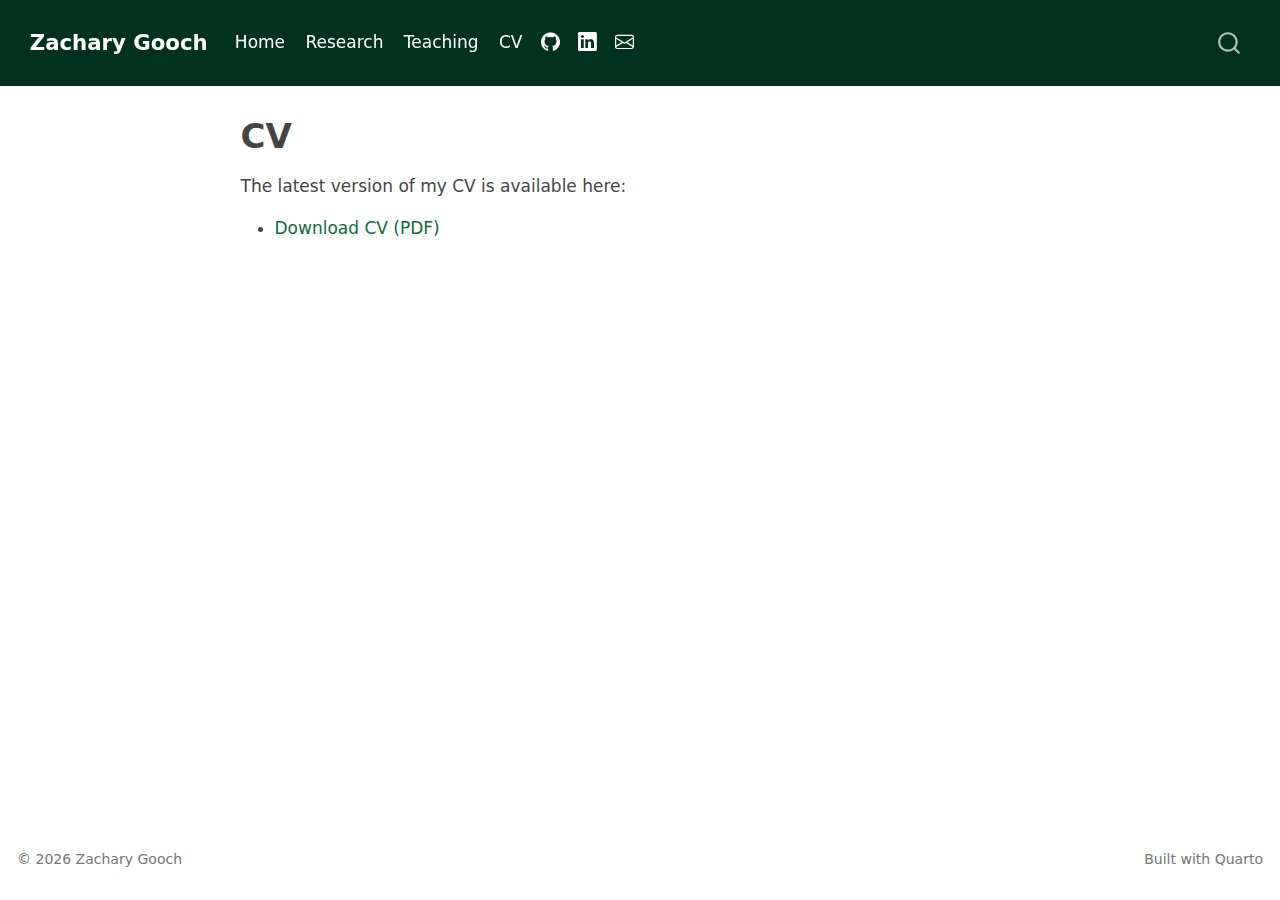
<file: docs/cv.html>
<!DOCTYPE html>
<html xmlns="http://www.w3.org/1999/xhtml" lang="en" xml:lang="en"><head>

<meta charset="utf-8">
<meta name="generator" content="quarto-1.8.27">

<meta name="viewport" content="width=device-width, initial-scale=1.0, user-scalable=yes">


<title>CV – Zachary Gooch</title>
<style>
code{white-space: pre-wrap;}
span.smallcaps{font-variant: small-caps;}
div.columns{display: flex; gap: min(4vw, 1.5em);}
div.column{flex: auto; overflow-x: auto;}
div.hanging-indent{margin-left: 1.5em; text-indent: -1.5em;}
ul.task-list{list-style: none;}
ul.task-list li input[type="checkbox"] {
  width: 0.8em;
  margin: 0 0.8em 0.2em -1em; /* quarto-specific, see https://github.com/quarto-dev/quarto-cli/issues/4556 */ 
  vertical-align: middle;
}
</style>


<script src="site_libs/quarto-nav/quarto-nav.js"></script>
<script src="site_libs/quarto-nav/headroom.min.js"></script>
<script src="site_libs/clipboard/clipboard.min.js"></script>
<script src="site_libs/quarto-search/autocomplete.umd.js"></script>
<script src="site_libs/quarto-search/fuse.min.js"></script>
<script src="site_libs/quarto-search/quarto-search.js"></script>
<meta name="quarto:offset" content="./">
<script src="site_libs/quarto-html/quarto.js" type="module"></script>
<script src="site_libs/quarto-html/tabsets/tabsets.js" type="module"></script>
<script src="site_libs/quarto-html/axe/axe-check.js" type="module"></script>
<script src="site_libs/quarto-html/popper.min.js"></script>
<script src="site_libs/quarto-html/tippy.umd.min.js"></script>
<script src="site_libs/quarto-html/anchor.min.js"></script>
<link href="site_libs/quarto-html/tippy.css" rel="stylesheet">
<link href="site_libs/quarto-html/quarto-syntax-highlighting-ed96de9b727972fe78a7b5d16c58bf87.css" rel="stylesheet" id="quarto-text-highlighting-styles">
<script src="site_libs/bootstrap/bootstrap.min.js"></script>
<link href="site_libs/bootstrap/bootstrap-icons.css" rel="stylesheet">
<link href="site_libs/bootstrap/bootstrap-1ac49dc45d461ba7e3f4755605d38e4c.min.css" rel="stylesheet" append-hash="true" id="quarto-bootstrap" data-mode="light">
<script id="quarto-search-options" type="application/json">{
  "location": "navbar",
  "copy-button": false,
  "collapse-after": 3,
  "panel-placement": "end",
  "type": "overlay",
  "limit": 50,
  "keyboard-shortcut": [
    "f",
    "/",
    "s"
  ],
  "show-item-context": false,
  "language": {
    "search-no-results-text": "No results",
    "search-matching-documents-text": "matching documents",
    "search-copy-link-title": "Copy link to search",
    "search-hide-matches-text": "Hide additional matches",
    "search-more-match-text": "more match in this document",
    "search-more-matches-text": "more matches in this document",
    "search-clear-button-title": "Clear",
    "search-text-placeholder": "",
    "search-detached-cancel-button-title": "Cancel",
    "search-submit-button-title": "Submit",
    "search-label": "Search"
  }
}</script>


<link rel="stylesheet" href="styles.css">
<meta property="og:title" content="CV – Zachary Gooch">
<meta property="og:description" content="Economics PhD student — research, teaching, and notes">
<meta property="og:site_name" content="Zachary Gooch">
<meta property="og:locale" content="en_US">
</head>

<body class="nav-fixed fullcontent quarto-light">

<div id="quarto-search-results"></div>
  <header id="quarto-header" class="headroom fixed-top">
    <nav class="navbar navbar-expand-lg " data-bs-theme="dark">
      <div class="navbar-container container-fluid">
      <div class="navbar-brand-container mx-auto">
    <a class="navbar-brand" href="./index.html">
    <span class="navbar-title">Zachary Gooch</span>
    </a>
  </div>
            <div id="quarto-search" class="" title="Search"></div>
          <button class="navbar-toggler" type="button" data-bs-toggle="collapse" data-bs-target="#navbarCollapse" aria-controls="navbarCollapse" role="menu" aria-expanded="false" aria-label="Toggle navigation" onclick="if (window.quartoToggleHeadroom) { window.quartoToggleHeadroom(); }">
  <span class="navbar-toggler-icon"></span>
</button>
          <div class="collapse navbar-collapse" id="navbarCollapse">
            <ul class="navbar-nav navbar-nav-scroll me-auto">
  <li class="nav-item">
    <a class="nav-link" href="./index.html"> 
<span class="menu-text">Home</span></a>
  </li>  
  <li class="nav-item">
    <a class="nav-link" href="./research.html"> 
<span class="menu-text">Research</span></a>
  </li>  
  <li class="nav-item">
    <a class="nav-link" href="./teaching.html"> 
<span class="menu-text">Teaching</span></a>
  </li>  
  <li class="nav-item">
    <a class="nav-link active" href="./cv.html" aria-current="page"> 
<span class="menu-text">CV</span></a>
  </li>  
  <li class="nav-item compact">
    <a class="nav-link" href="https://github.com/Zach-Gooch"> <i class="bi bi-github" role="img" aria-label="GitHub">
</i> 
<span class="menu-text"></span></a>
  </li>  
  <li class="nav-item compact">
    <a class="nav-link" href="https://www.linkedin.com/in/zachary-r-gooch"> <i class="bi bi-linkedin" role="img" aria-label="LinkedIn">
</i> 
<span class="menu-text"></span></a>
  </li>  
  <li class="nav-item compact">
    <a class="nav-link" href="mailto:zg23a@fsu.edu"> <i class="bi bi-envelope" role="img" aria-label="Email">
</i> 
<span class="menu-text"></span></a>
  </li>  
</ul>
          </div> <!-- /navcollapse -->
            <div class="quarto-navbar-tools">
</div>
      </div> <!-- /container-fluid -->
    </nav>
</header>
<!-- content -->
<div id="quarto-content" class="quarto-container page-columns page-rows-contents page-layout-article page-navbar">
<!-- sidebar -->
<!-- margin-sidebar -->
    
<!-- main -->
<main class="content" id="quarto-document-content">

<header id="title-block-header" class="quarto-title-block default">
<div class="quarto-title">
<h1 class="title">CV</h1>
</div>



<div class="quarto-title-meta">

    
  
    
  </div>
  


</header>


<p>The latest version of my CV is available here:</p>
<ul>
<li><a href="assets/cv/Zachary_Gooch_Academic_CV.pdf" target="_blank">Download CV (PDF)</a></li>
</ul>



</main> <!-- /main -->
<script id="quarto-html-after-body" type="application/javascript">
  window.document.addEventListener("DOMContentLoaded", function (event) {
    const icon = "";
    const anchorJS = new window.AnchorJS();
    anchorJS.options = {
      placement: 'right',
      icon: icon
    };
    anchorJS.add('.anchored');
    const isCodeAnnotation = (el) => {
      for (const clz of el.classList) {
        if (clz.startsWith('code-annotation-')) {                     
          return true;
        }
      }
      return false;
    }
    const onCopySuccess = function(e) {
      // button target
      const button = e.trigger;
      // don't keep focus
      button.blur();
      // flash "checked"
      button.classList.add('code-copy-button-checked');
      var currentTitle = button.getAttribute("title");
      button.setAttribute("title", "Copied!");
      let tooltip;
      if (window.bootstrap) {
        button.setAttribute("data-bs-toggle", "tooltip");
        button.setAttribute("data-bs-placement", "left");
        button.setAttribute("data-bs-title", "Copied!");
        tooltip = new bootstrap.Tooltip(button, 
          { trigger: "manual", 
            customClass: "code-copy-button-tooltip",
            offset: [0, -8]});
        tooltip.show();    
      }
      setTimeout(function() {
        if (tooltip) {
          tooltip.hide();
          button.removeAttribute("data-bs-title");
          button.removeAttribute("data-bs-toggle");
          button.removeAttribute("data-bs-placement");
        }
        button.setAttribute("title", currentTitle);
        button.classList.remove('code-copy-button-checked');
      }, 1000);
      // clear code selection
      e.clearSelection();
    }
    const getTextToCopy = function(trigger) {
      const outerScaffold = trigger.parentElement.cloneNode(true);
      const codeEl = outerScaffold.querySelector('code');
      for (const childEl of codeEl.children) {
        if (isCodeAnnotation(childEl)) {
          childEl.remove();
        }
      }
      return codeEl.innerText;
    }
    const clipboard = new window.ClipboardJS('.code-copy-button:not([data-in-quarto-modal])', {
      text: getTextToCopy
    });
    clipboard.on('success', onCopySuccess);
    if (window.document.getElementById('quarto-embedded-source-code-modal')) {
      const clipboardModal = new window.ClipboardJS('.code-copy-button[data-in-quarto-modal]', {
        text: getTextToCopy,
        container: window.document.getElementById('quarto-embedded-source-code-modal')
      });
      clipboardModal.on('success', onCopySuccess);
    }
      var localhostRegex = new RegExp(/^(?:http|https):\/\/localhost\:?[0-9]*\//);
      var mailtoRegex = new RegExp(/^mailto:/);
        var filterRegex = new RegExp("https:\/\/zacharygooch\.com");
      var isInternal = (href) => {
          return filterRegex.test(href) || localhostRegex.test(href) || mailtoRegex.test(href);
      }
      // Inspect non-navigation links and adorn them if external
     var links = window.document.querySelectorAll('a[href]:not(.nav-link):not(.navbar-brand):not(.toc-action):not(.sidebar-link):not(.sidebar-item-toggle):not(.pagination-link):not(.no-external):not([aria-hidden]):not(.dropdown-item):not(.quarto-navigation-tool):not(.about-link)');
      for (var i=0; i<links.length; i++) {
        const link = links[i];
        if (!isInternal(link.href)) {
          // undo the damage that might have been done by quarto-nav.js in the case of
          // links that we want to consider external
          if (link.dataset.originalHref !== undefined) {
            link.href = link.dataset.originalHref;
          }
        }
      }
    function tippyHover(el, contentFn, onTriggerFn, onUntriggerFn) {
      const config = {
        allowHTML: true,
        maxWidth: 500,
        delay: 100,
        arrow: false,
        appendTo: function(el) {
            return el.parentElement;
        },
        interactive: true,
        interactiveBorder: 10,
        theme: 'quarto',
        placement: 'bottom-start',
      };
      if (contentFn) {
        config.content = contentFn;
      }
      if (onTriggerFn) {
        config.onTrigger = onTriggerFn;
      }
      if (onUntriggerFn) {
        config.onUntrigger = onUntriggerFn;
      }
      window.tippy(el, config); 
    }
    const noterefs = window.document.querySelectorAll('a[role="doc-noteref"]');
    for (var i=0; i<noterefs.length; i++) {
      const ref = noterefs[i];
      tippyHover(ref, function() {
        // use id or data attribute instead here
        let href = ref.getAttribute('data-footnote-href') || ref.getAttribute('href');
        try { href = new URL(href).hash; } catch {}
        const id = href.replace(/^#\/?/, "");
        const note = window.document.getElementById(id);
        if (note) {
          return note.innerHTML;
        } else {
          return "";
        }
      });
    }
    const xrefs = window.document.querySelectorAll('a.quarto-xref');
    const processXRef = (id, note) => {
      // Strip column container classes
      const stripColumnClz = (el) => {
        el.classList.remove("page-full", "page-columns");
        if (el.children) {
          for (const child of el.children) {
            stripColumnClz(child);
          }
        }
      }
      stripColumnClz(note)
      if (id === null || id.startsWith('sec-')) {
        // Special case sections, only their first couple elements
        const container = document.createElement("div");
        if (note.children && note.children.length > 2) {
          container.appendChild(note.children[0].cloneNode(true));
          for (let i = 1; i < note.children.length; i++) {
            const child = note.children[i];
            if (child.tagName === "P" && child.innerText === "") {
              continue;
            } else {
              container.appendChild(child.cloneNode(true));
              break;
            }
          }
          if (window.Quarto?.typesetMath) {
            window.Quarto.typesetMath(container);
          }
          return container.innerHTML
        } else {
          if (window.Quarto?.typesetMath) {
            window.Quarto.typesetMath(note);
          }
          return note.innerHTML;
        }
      } else {
        // Remove any anchor links if they are present
        const anchorLink = note.querySelector('a.anchorjs-link');
        if (anchorLink) {
          anchorLink.remove();
        }
        if (window.Quarto?.typesetMath) {
          window.Quarto.typesetMath(note);
        }
        if (note.classList.contains("callout")) {
          return note.outerHTML;
        } else {
          return note.innerHTML;
        }
      }
    }
    for (var i=0; i<xrefs.length; i++) {
      const xref = xrefs[i];
      tippyHover(xref, undefined, function(instance) {
        instance.disable();
        let url = xref.getAttribute('href');
        let hash = undefined; 
        if (url.startsWith('#')) {
          hash = url;
        } else {
          try { hash = new URL(url).hash; } catch {}
        }
        if (hash) {
          const id = hash.replace(/^#\/?/, "");
          const note = window.document.getElementById(id);
          if (note !== null) {
            try {
              const html = processXRef(id, note.cloneNode(true));
              instance.setContent(html);
            } finally {
              instance.enable();
              instance.show();
            }
          } else {
            // See if we can fetch this
            fetch(url.split('#')[0])
            .then(res => res.text())
            .then(html => {
              const parser = new DOMParser();
              const htmlDoc = parser.parseFromString(html, "text/html");
              const note = htmlDoc.getElementById(id);
              if (note !== null) {
                const html = processXRef(id, note);
                instance.setContent(html);
              } 
            }).finally(() => {
              instance.enable();
              instance.show();
            });
          }
        } else {
          // See if we can fetch a full url (with no hash to target)
          // This is a special case and we should probably do some content thinning / targeting
          fetch(url)
          .then(res => res.text())
          .then(html => {
            const parser = new DOMParser();
            const htmlDoc = parser.parseFromString(html, "text/html");
            const note = htmlDoc.querySelector('main.content');
            if (note !== null) {
              // This should only happen for chapter cross references
              // (since there is no id in the URL)
              // remove the first header
              if (note.children.length > 0 && note.children[0].tagName === "HEADER") {
                note.children[0].remove();
              }
              const html = processXRef(null, note);
              instance.setContent(html);
            } 
          }).finally(() => {
            instance.enable();
            instance.show();
          });
        }
      }, function(instance) {
      });
    }
        let selectedAnnoteEl;
        const selectorForAnnotation = ( cell, annotation) => {
          let cellAttr = 'data-code-cell="' + cell + '"';
          let lineAttr = 'data-code-annotation="' +  annotation + '"';
          const selector = 'span[' + cellAttr + '][' + lineAttr + ']';
          return selector;
        }
        const selectCodeLines = (annoteEl) => {
          const doc = window.document;
          const targetCell = annoteEl.getAttribute("data-target-cell");
          const targetAnnotation = annoteEl.getAttribute("data-target-annotation");
          const annoteSpan = window.document.querySelector(selectorForAnnotation(targetCell, targetAnnotation));
          const lines = annoteSpan.getAttribute("data-code-lines").split(",");
          const lineIds = lines.map((line) => {
            return targetCell + "-" + line;
          })
          let top = null;
          let height = null;
          let parent = null;
          if (lineIds.length > 0) {
              //compute the position of the single el (top and bottom and make a div)
              const el = window.document.getElementById(lineIds[0]);
              top = el.offsetTop;
              height = el.offsetHeight;
              parent = el.parentElement.parentElement;
            if (lineIds.length > 1) {
              const lastEl = window.document.getElementById(lineIds[lineIds.length - 1]);
              const bottom = lastEl.offsetTop + lastEl.offsetHeight;
              height = bottom - top;
            }
            if (top !== null && height !== null && parent !== null) {
              // cook up a div (if necessary) and position it 
              let div = window.document.getElementById("code-annotation-line-highlight");
              if (div === null) {
                div = window.document.createElement("div");
                div.setAttribute("id", "code-annotation-line-highlight");
                div.style.position = 'absolute';
                parent.appendChild(div);
              }
              div.style.top = top - 2 + "px";
              div.style.height = height + 4 + "px";
              div.style.left = 0;
              let gutterDiv = window.document.getElementById("code-annotation-line-highlight-gutter");
              if (gutterDiv === null) {
                gutterDiv = window.document.createElement("div");
                gutterDiv.setAttribute("id", "code-annotation-line-highlight-gutter");
                gutterDiv.style.position = 'absolute';
                const codeCell = window.document.getElementById(targetCell);
                const gutter = codeCell.querySelector('.code-annotation-gutter');
                gutter.appendChild(gutterDiv);
              }
              gutterDiv.style.top = top - 2 + "px";
              gutterDiv.style.height = height + 4 + "px";
            }
            selectedAnnoteEl = annoteEl;
          }
        };
        const unselectCodeLines = () => {
          const elementsIds = ["code-annotation-line-highlight", "code-annotation-line-highlight-gutter"];
          elementsIds.forEach((elId) => {
            const div = window.document.getElementById(elId);
            if (div) {
              div.remove();
            }
          });
          selectedAnnoteEl = undefined;
        };
          // Handle positioning of the toggle
      window.addEventListener(
        "resize",
        throttle(() => {
          elRect = undefined;
          if (selectedAnnoteEl) {
            selectCodeLines(selectedAnnoteEl);
          }
        }, 10)
      );
      function throttle(fn, ms) {
      let throttle = false;
      let timer;
        return (...args) => {
          if(!throttle) { // first call gets through
              fn.apply(this, args);
              throttle = true;
          } else { // all the others get throttled
              if(timer) clearTimeout(timer); // cancel #2
              timer = setTimeout(() => {
                fn.apply(this, args);
                timer = throttle = false;
              }, ms);
          }
        };
      }
        // Attach click handler to the DT
        const annoteDls = window.document.querySelectorAll('dt[data-target-cell]');
        for (const annoteDlNode of annoteDls) {
          annoteDlNode.addEventListener('click', (event) => {
            const clickedEl = event.target;
            if (clickedEl !== selectedAnnoteEl) {
              unselectCodeLines();
              const activeEl = window.document.querySelector('dt[data-target-cell].code-annotation-active');
              if (activeEl) {
                activeEl.classList.remove('code-annotation-active');
              }
              selectCodeLines(clickedEl);
              clickedEl.classList.add('code-annotation-active');
            } else {
              // Unselect the line
              unselectCodeLines();
              clickedEl.classList.remove('code-annotation-active');
            }
          });
        }
    const findCites = (el) => {
      const parentEl = el.parentElement;
      if (parentEl) {
        const cites = parentEl.dataset.cites;
        if (cites) {
          return {
            el,
            cites: cites.split(' ')
          };
        } else {
          return findCites(el.parentElement)
        }
      } else {
        return undefined;
      }
    };
    var bibliorefs = window.document.querySelectorAll('a[role="doc-biblioref"]');
    for (var i=0; i<bibliorefs.length; i++) {
      const ref = bibliorefs[i];
      const citeInfo = findCites(ref);
      if (citeInfo) {
        tippyHover(citeInfo.el, function() {
          var popup = window.document.createElement('div');
          citeInfo.cites.forEach(function(cite) {
            var citeDiv = window.document.createElement('div');
            citeDiv.classList.add('hanging-indent');
            citeDiv.classList.add('csl-entry');
            var biblioDiv = window.document.getElementById('ref-' + cite);
            if (biblioDiv) {
              citeDiv.innerHTML = biblioDiv.innerHTML;
            }
            popup.appendChild(citeDiv);
          });
          return popup.innerHTML;
        });
      }
    }
  });
  </script>
</div> <!-- /content -->
<footer class="footer">
  <div class="nav-footer">
    <div class="nav-footer-left">
<p>© 2026 Zachary Gooch</p>
</div>   
    <div class="nav-footer-center">
      &nbsp;
    </div>
    <div class="nav-footer-right">
<p>Built with Quarto</p>
</div>
  </div>
</footer>




</body></html>
</file>
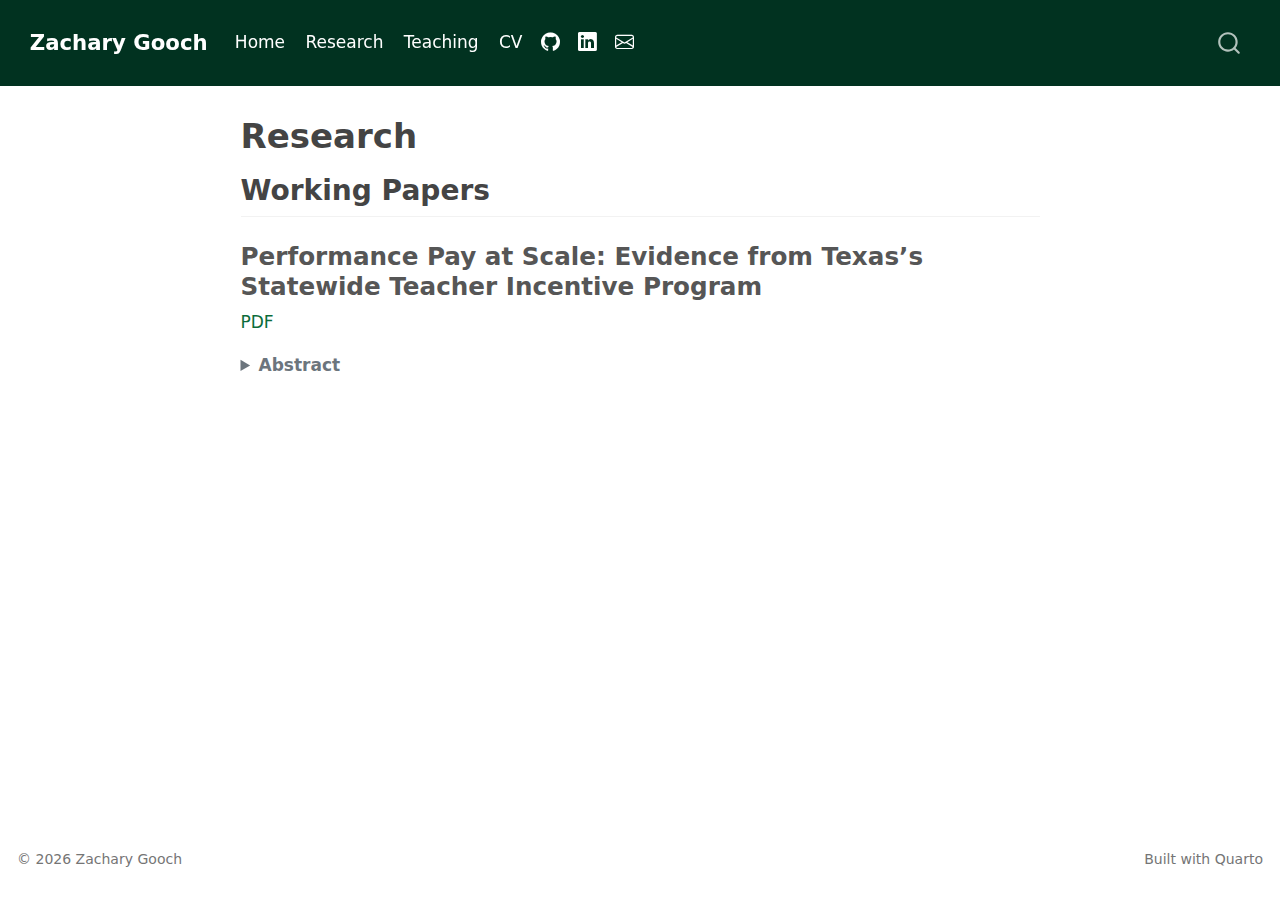
<file: docs/research.html>
<!DOCTYPE html>
<html xmlns="http://www.w3.org/1999/xhtml" lang="en" xml:lang="en"><head>

<meta charset="utf-8">
<meta name="generator" content="quarto-1.8.27">

<meta name="viewport" content="width=device-width, initial-scale=1.0, user-scalable=yes">


<title>Research – Zachary Gooch</title>
<style>
code{white-space: pre-wrap;}
span.smallcaps{font-variant: small-caps;}
div.columns{display: flex; gap: min(4vw, 1.5em);}
div.column{flex: auto; overflow-x: auto;}
div.hanging-indent{margin-left: 1.5em; text-indent: -1.5em;}
ul.task-list{list-style: none;}
ul.task-list li input[type="checkbox"] {
  width: 0.8em;
  margin: 0 0.8em 0.2em -1em; /* quarto-specific, see https://github.com/quarto-dev/quarto-cli/issues/4556 */ 
  vertical-align: middle;
}
</style>


<script src="site_libs/quarto-nav/quarto-nav.js"></script>
<script src="site_libs/quarto-nav/headroom.min.js"></script>
<script src="site_libs/clipboard/clipboard.min.js"></script>
<script src="site_libs/quarto-search/autocomplete.umd.js"></script>
<script src="site_libs/quarto-search/fuse.min.js"></script>
<script src="site_libs/quarto-search/quarto-search.js"></script>
<meta name="quarto:offset" content="./">
<script src="site_libs/quarto-html/quarto.js" type="module"></script>
<script src="site_libs/quarto-html/tabsets/tabsets.js" type="module"></script>
<script src="site_libs/quarto-html/axe/axe-check.js" type="module"></script>
<script src="site_libs/quarto-html/popper.min.js"></script>
<script src="site_libs/quarto-html/tippy.umd.min.js"></script>
<script src="site_libs/quarto-html/anchor.min.js"></script>
<link href="site_libs/quarto-html/tippy.css" rel="stylesheet">
<link href="site_libs/quarto-html/quarto-syntax-highlighting-ed96de9b727972fe78a7b5d16c58bf87.css" rel="stylesheet" id="quarto-text-highlighting-styles">
<script src="site_libs/bootstrap/bootstrap.min.js"></script>
<link href="site_libs/bootstrap/bootstrap-icons.css" rel="stylesheet">
<link href="site_libs/bootstrap/bootstrap-1ac49dc45d461ba7e3f4755605d38e4c.min.css" rel="stylesheet" append-hash="true" id="quarto-bootstrap" data-mode="light">
<script id="quarto-search-options" type="application/json">{
  "location": "navbar",
  "copy-button": false,
  "collapse-after": 3,
  "panel-placement": "end",
  "type": "overlay",
  "limit": 50,
  "keyboard-shortcut": [
    "f",
    "/",
    "s"
  ],
  "show-item-context": false,
  "language": {
    "search-no-results-text": "No results",
    "search-matching-documents-text": "matching documents",
    "search-copy-link-title": "Copy link to search",
    "search-hide-matches-text": "Hide additional matches",
    "search-more-match-text": "more match in this document",
    "search-more-matches-text": "more matches in this document",
    "search-clear-button-title": "Clear",
    "search-text-placeholder": "",
    "search-detached-cancel-button-title": "Cancel",
    "search-submit-button-title": "Submit",
    "search-label": "Search"
  }
}</script>


<link rel="stylesheet" href="styles.css">
<meta property="og:title" content="Research – Zachary Gooch">
<meta property="og:site_name" content="Zachary Gooch">
<meta property="og:locale" content="en_US">
</head>

<body class="nav-fixed fullcontent quarto-light">

<div id="quarto-search-results"></div>
  <header id="quarto-header" class="headroom fixed-top">
    <nav class="navbar navbar-expand-lg " data-bs-theme="dark">
      <div class="navbar-container container-fluid">
      <div class="navbar-brand-container mx-auto">
    <a class="navbar-brand" href="./index.html">
    <span class="navbar-title">Zachary Gooch</span>
    </a>
  </div>
            <div id="quarto-search" class="" title="Search"></div>
          <button class="navbar-toggler" type="button" data-bs-toggle="collapse" data-bs-target="#navbarCollapse" aria-controls="navbarCollapse" role="menu" aria-expanded="false" aria-label="Toggle navigation" onclick="if (window.quartoToggleHeadroom) { window.quartoToggleHeadroom(); }">
  <span class="navbar-toggler-icon"></span>
</button>
          <div class="collapse navbar-collapse" id="navbarCollapse">
            <ul class="navbar-nav navbar-nav-scroll me-auto">
  <li class="nav-item">
    <a class="nav-link" href="./index.html"> 
<span class="menu-text">Home</span></a>
  </li>  
  <li class="nav-item">
    <a class="nav-link active" href="./research.html" aria-current="page"> 
<span class="menu-text">Research</span></a>
  </li>  
  <li class="nav-item">
    <a class="nav-link" href="./teaching.html"> 
<span class="menu-text">Teaching</span></a>
  </li>  
  <li class="nav-item">
    <a class="nav-link" href="./cv.html"> 
<span class="menu-text">CV</span></a>
  </li>  
  <li class="nav-item compact">
    <a class="nav-link" href="https://github.com/Zach-Gooch"> <i class="bi bi-github" role="img" aria-label="GitHub">
</i> 
<span class="menu-text"></span></a>
  </li>  
  <li class="nav-item compact">
    <a class="nav-link" href="https://www.linkedin.com/in/zachary-r-gooch"> <i class="bi bi-linkedin" role="img" aria-label="LinkedIn">
</i> 
<span class="menu-text"></span></a>
  </li>  
  <li class="nav-item compact">
    <a class="nav-link" href="mailto:zg23a@fsu.edu"> <i class="bi bi-envelope" role="img" aria-label="Email">
</i> 
<span class="menu-text"></span></a>
  </li>  
</ul>
          </div> <!-- /navcollapse -->
            <div class="quarto-navbar-tools">
</div>
      </div> <!-- /container-fluid -->
    </nav>
</header>
<!-- content -->
<div id="quarto-content" class="quarto-container page-columns page-rows-contents page-layout-article page-navbar">
<!-- sidebar -->
<!-- margin-sidebar -->
    
<!-- main -->
<main class="content" id="quarto-document-content">

<header id="title-block-header" class="quarto-title-block default">
<div class="quarto-title">
<h1 class="title">Research</h1>
</div>



<div class="quarto-title-meta">

    
  
    
  </div>
  


</header>


<section id="working-papers" class="level2">
<h2 class="anchored" data-anchor-id="working-papers">Working Papers</h2>
<section id="performance-pay-at-scale-evidence-from-texass-statewide-teacher-incentive-program" class="level3">
<h3 class="anchored" data-anchor-id="performance-pay-at-scale-evidence-from-texass-statewide-teacher-incentive-program">Performance Pay at Scale: Evidence from Texas’s Statewide Teacher Incentive Program</h3>
<p><a href="assets/TIA_Paper.pdf" target="_blank">PDF</a></p>
<details>
<summary>
<strong>Abstract</strong>
</summary>
<p>This paper evaluates the impact of the Teacher Incentive Allotment (TIA), a statewide performance-based pay program introduced in Texas in 2019 to improve the recruitment and retention of effective teachers, particularly in rural and high-poverty schools. Using administrative microdata from the Texas Education Agency (2014–2024) linking personnel, designation, and campus funding records, I examine how teacher retention and mobility respond to the phased roll-out of TIA. The empirical strategy utilizes a dynamic difference-in-differences framework following Callaway and Sant’Anna (2021), exploiting variation in the timing of district entry into the program to identify short-run effects.</p>
<p>I find that the TIA generated modest but meaningful improvements in staffing stability, increasing district and campus retention rates by roughly one percentage point, driven primarily by reductions in exits from the public school system. A gravity-model analysis of inter-district flows similarly shows no detectable evidence that treated districts attracted teachers away from non-treated districts. These results suggest that the TIA improves retention among incumbent teachers but does not substantially alter mobility patterns across Texas school districts.</p>
</details>


</section>
</section>

</main> <!-- /main -->
<script id="quarto-html-after-body" type="application/javascript">
  window.document.addEventListener("DOMContentLoaded", function (event) {
    const icon = "";
    const anchorJS = new window.AnchorJS();
    anchorJS.options = {
      placement: 'right',
      icon: icon
    };
    anchorJS.add('.anchored');
    const isCodeAnnotation = (el) => {
      for (const clz of el.classList) {
        if (clz.startsWith('code-annotation-')) {                     
          return true;
        }
      }
      return false;
    }
    const onCopySuccess = function(e) {
      // button target
      const button = e.trigger;
      // don't keep focus
      button.blur();
      // flash "checked"
      button.classList.add('code-copy-button-checked');
      var currentTitle = button.getAttribute("title");
      button.setAttribute("title", "Copied!");
      let tooltip;
      if (window.bootstrap) {
        button.setAttribute("data-bs-toggle", "tooltip");
        button.setAttribute("data-bs-placement", "left");
        button.setAttribute("data-bs-title", "Copied!");
        tooltip = new bootstrap.Tooltip(button, 
          { trigger: "manual", 
            customClass: "code-copy-button-tooltip",
            offset: [0, -8]});
        tooltip.show();    
      }
      setTimeout(function() {
        if (tooltip) {
          tooltip.hide();
          button.removeAttribute("data-bs-title");
          button.removeAttribute("data-bs-toggle");
          button.removeAttribute("data-bs-placement");
        }
        button.setAttribute("title", currentTitle);
        button.classList.remove('code-copy-button-checked');
      }, 1000);
      // clear code selection
      e.clearSelection();
    }
    const getTextToCopy = function(trigger) {
      const outerScaffold = trigger.parentElement.cloneNode(true);
      const codeEl = outerScaffold.querySelector('code');
      for (const childEl of codeEl.children) {
        if (isCodeAnnotation(childEl)) {
          childEl.remove();
        }
      }
      return codeEl.innerText;
    }
    const clipboard = new window.ClipboardJS('.code-copy-button:not([data-in-quarto-modal])', {
      text: getTextToCopy
    });
    clipboard.on('success', onCopySuccess);
    if (window.document.getElementById('quarto-embedded-source-code-modal')) {
      const clipboardModal = new window.ClipboardJS('.code-copy-button[data-in-quarto-modal]', {
        text: getTextToCopy,
        container: window.document.getElementById('quarto-embedded-source-code-modal')
      });
      clipboardModal.on('success', onCopySuccess);
    }
      var localhostRegex = new RegExp(/^(?:http|https):\/\/localhost\:?[0-9]*\//);
      var mailtoRegex = new RegExp(/^mailto:/);
        var filterRegex = new RegExp("https:\/\/zacharygooch\.com");
      var isInternal = (href) => {
          return filterRegex.test(href) || localhostRegex.test(href) || mailtoRegex.test(href);
      }
      // Inspect non-navigation links and adorn them if external
     var links = window.document.querySelectorAll('a[href]:not(.nav-link):not(.navbar-brand):not(.toc-action):not(.sidebar-link):not(.sidebar-item-toggle):not(.pagination-link):not(.no-external):not([aria-hidden]):not(.dropdown-item):not(.quarto-navigation-tool):not(.about-link)');
      for (var i=0; i<links.length; i++) {
        const link = links[i];
        if (!isInternal(link.href)) {
          // undo the damage that might have been done by quarto-nav.js in the case of
          // links that we want to consider external
          if (link.dataset.originalHref !== undefined) {
            link.href = link.dataset.originalHref;
          }
        }
      }
    function tippyHover(el, contentFn, onTriggerFn, onUntriggerFn) {
      const config = {
        allowHTML: true,
        maxWidth: 500,
        delay: 100,
        arrow: false,
        appendTo: function(el) {
            return el.parentElement;
        },
        interactive: true,
        interactiveBorder: 10,
        theme: 'quarto',
        placement: 'bottom-start',
      };
      if (contentFn) {
        config.content = contentFn;
      }
      if (onTriggerFn) {
        config.onTrigger = onTriggerFn;
      }
      if (onUntriggerFn) {
        config.onUntrigger = onUntriggerFn;
      }
      window.tippy(el, config); 
    }
    const noterefs = window.document.querySelectorAll('a[role="doc-noteref"]');
    for (var i=0; i<noterefs.length; i++) {
      const ref = noterefs[i];
      tippyHover(ref, function() {
        // use id or data attribute instead here
        let href = ref.getAttribute('data-footnote-href') || ref.getAttribute('href');
        try { href = new URL(href).hash; } catch {}
        const id = href.replace(/^#\/?/, "");
        const note = window.document.getElementById(id);
        if (note) {
          return note.innerHTML;
        } else {
          return "";
        }
      });
    }
    const xrefs = window.document.querySelectorAll('a.quarto-xref');
    const processXRef = (id, note) => {
      // Strip column container classes
      const stripColumnClz = (el) => {
        el.classList.remove("page-full", "page-columns");
        if (el.children) {
          for (const child of el.children) {
            stripColumnClz(child);
          }
        }
      }
      stripColumnClz(note)
      if (id === null || id.startsWith('sec-')) {
        // Special case sections, only their first couple elements
        const container = document.createElement("div");
        if (note.children && note.children.length > 2) {
          container.appendChild(note.children[0].cloneNode(true));
          for (let i = 1; i < note.children.length; i++) {
            const child = note.children[i];
            if (child.tagName === "P" && child.innerText === "") {
              continue;
            } else {
              container.appendChild(child.cloneNode(true));
              break;
            }
          }
          if (window.Quarto?.typesetMath) {
            window.Quarto.typesetMath(container);
          }
          return container.innerHTML
        } else {
          if (window.Quarto?.typesetMath) {
            window.Quarto.typesetMath(note);
          }
          return note.innerHTML;
        }
      } else {
        // Remove any anchor links if they are present
        const anchorLink = note.querySelector('a.anchorjs-link');
        if (anchorLink) {
          anchorLink.remove();
        }
        if (window.Quarto?.typesetMath) {
          window.Quarto.typesetMath(note);
        }
        if (note.classList.contains("callout")) {
          return note.outerHTML;
        } else {
          return note.innerHTML;
        }
      }
    }
    for (var i=0; i<xrefs.length; i++) {
      const xref = xrefs[i];
      tippyHover(xref, undefined, function(instance) {
        instance.disable();
        let url = xref.getAttribute('href');
        let hash = undefined; 
        if (url.startsWith('#')) {
          hash = url;
        } else {
          try { hash = new URL(url).hash; } catch {}
        }
        if (hash) {
          const id = hash.replace(/^#\/?/, "");
          const note = window.document.getElementById(id);
          if (note !== null) {
            try {
              const html = processXRef(id, note.cloneNode(true));
              instance.setContent(html);
            } finally {
              instance.enable();
              instance.show();
            }
          } else {
            // See if we can fetch this
            fetch(url.split('#')[0])
            .then(res => res.text())
            .then(html => {
              const parser = new DOMParser();
              const htmlDoc = parser.parseFromString(html, "text/html");
              const note = htmlDoc.getElementById(id);
              if (note !== null) {
                const html = processXRef(id, note);
                instance.setContent(html);
              } 
            }).finally(() => {
              instance.enable();
              instance.show();
            });
          }
        } else {
          // See if we can fetch a full url (with no hash to target)
          // This is a special case and we should probably do some content thinning / targeting
          fetch(url)
          .then(res => res.text())
          .then(html => {
            const parser = new DOMParser();
            const htmlDoc = parser.parseFromString(html, "text/html");
            const note = htmlDoc.querySelector('main.content');
            if (note !== null) {
              // This should only happen for chapter cross references
              // (since there is no id in the URL)
              // remove the first header
              if (note.children.length > 0 && note.children[0].tagName === "HEADER") {
                note.children[0].remove();
              }
              const html = processXRef(null, note);
              instance.setContent(html);
            } 
          }).finally(() => {
            instance.enable();
            instance.show();
          });
        }
      }, function(instance) {
      });
    }
        let selectedAnnoteEl;
        const selectorForAnnotation = ( cell, annotation) => {
          let cellAttr = 'data-code-cell="' + cell + '"';
          let lineAttr = 'data-code-annotation="' +  annotation + '"';
          const selector = 'span[' + cellAttr + '][' + lineAttr + ']';
          return selector;
        }
        const selectCodeLines = (annoteEl) => {
          const doc = window.document;
          const targetCell = annoteEl.getAttribute("data-target-cell");
          const targetAnnotation = annoteEl.getAttribute("data-target-annotation");
          const annoteSpan = window.document.querySelector(selectorForAnnotation(targetCell, targetAnnotation));
          const lines = annoteSpan.getAttribute("data-code-lines").split(",");
          const lineIds = lines.map((line) => {
            return targetCell + "-" + line;
          })
          let top = null;
          let height = null;
          let parent = null;
          if (lineIds.length > 0) {
              //compute the position of the single el (top and bottom and make a div)
              const el = window.document.getElementById(lineIds[0]);
              top = el.offsetTop;
              height = el.offsetHeight;
              parent = el.parentElement.parentElement;
            if (lineIds.length > 1) {
              const lastEl = window.document.getElementById(lineIds[lineIds.length - 1]);
              const bottom = lastEl.offsetTop + lastEl.offsetHeight;
              height = bottom - top;
            }
            if (top !== null && height !== null && parent !== null) {
              // cook up a div (if necessary) and position it 
              let div = window.document.getElementById("code-annotation-line-highlight");
              if (div === null) {
                div = window.document.createElement("div");
                div.setAttribute("id", "code-annotation-line-highlight");
                div.style.position = 'absolute';
                parent.appendChild(div);
              }
              div.style.top = top - 2 + "px";
              div.style.height = height + 4 + "px";
              div.style.left = 0;
              let gutterDiv = window.document.getElementById("code-annotation-line-highlight-gutter");
              if (gutterDiv === null) {
                gutterDiv = window.document.createElement("div");
                gutterDiv.setAttribute("id", "code-annotation-line-highlight-gutter");
                gutterDiv.style.position = 'absolute';
                const codeCell = window.document.getElementById(targetCell);
                const gutter = codeCell.querySelector('.code-annotation-gutter');
                gutter.appendChild(gutterDiv);
              }
              gutterDiv.style.top = top - 2 + "px";
              gutterDiv.style.height = height + 4 + "px";
            }
            selectedAnnoteEl = annoteEl;
          }
        };
        const unselectCodeLines = () => {
          const elementsIds = ["code-annotation-line-highlight", "code-annotation-line-highlight-gutter"];
          elementsIds.forEach((elId) => {
            const div = window.document.getElementById(elId);
            if (div) {
              div.remove();
            }
          });
          selectedAnnoteEl = undefined;
        };
          // Handle positioning of the toggle
      window.addEventListener(
        "resize",
        throttle(() => {
          elRect = undefined;
          if (selectedAnnoteEl) {
            selectCodeLines(selectedAnnoteEl);
          }
        }, 10)
      );
      function throttle(fn, ms) {
      let throttle = false;
      let timer;
        return (...args) => {
          if(!throttle) { // first call gets through
              fn.apply(this, args);
              throttle = true;
          } else { // all the others get throttled
              if(timer) clearTimeout(timer); // cancel #2
              timer = setTimeout(() => {
                fn.apply(this, args);
                timer = throttle = false;
              }, ms);
          }
        };
      }
        // Attach click handler to the DT
        const annoteDls = window.document.querySelectorAll('dt[data-target-cell]');
        for (const annoteDlNode of annoteDls) {
          annoteDlNode.addEventListener('click', (event) => {
            const clickedEl = event.target;
            if (clickedEl !== selectedAnnoteEl) {
              unselectCodeLines();
              const activeEl = window.document.querySelector('dt[data-target-cell].code-annotation-active');
              if (activeEl) {
                activeEl.classList.remove('code-annotation-active');
              }
              selectCodeLines(clickedEl);
              clickedEl.classList.add('code-annotation-active');
            } else {
              // Unselect the line
              unselectCodeLines();
              clickedEl.classList.remove('code-annotation-active');
            }
          });
        }
    const findCites = (el) => {
      const parentEl = el.parentElement;
      if (parentEl) {
        const cites = parentEl.dataset.cites;
        if (cites) {
          return {
            el,
            cites: cites.split(' ')
          };
        } else {
          return findCites(el.parentElement)
        }
      } else {
        return undefined;
      }
    };
    var bibliorefs = window.document.querySelectorAll('a[role="doc-biblioref"]');
    for (var i=0; i<bibliorefs.length; i++) {
      const ref = bibliorefs[i];
      const citeInfo = findCites(ref);
      if (citeInfo) {
        tippyHover(citeInfo.el, function() {
          var popup = window.document.createElement('div');
          citeInfo.cites.forEach(function(cite) {
            var citeDiv = window.document.createElement('div');
            citeDiv.classList.add('hanging-indent');
            citeDiv.classList.add('csl-entry');
            var biblioDiv = window.document.getElementById('ref-' + cite);
            if (biblioDiv) {
              citeDiv.innerHTML = biblioDiv.innerHTML;
            }
            popup.appendChild(citeDiv);
          });
          return popup.innerHTML;
        });
      }
    }
  });
  </script>
</div> <!-- /content -->
<footer class="footer">
  <div class="nav-footer">
    <div class="nav-footer-left">
<p>© 2026 Zachary Gooch</p>
</div>   
    <div class="nav-footer-center">
      &nbsp;
    </div>
    <div class="nav-footer-right">
<p>Built with Quarto</p>
</div>
  </div>
</footer>




</body></html>
</file>
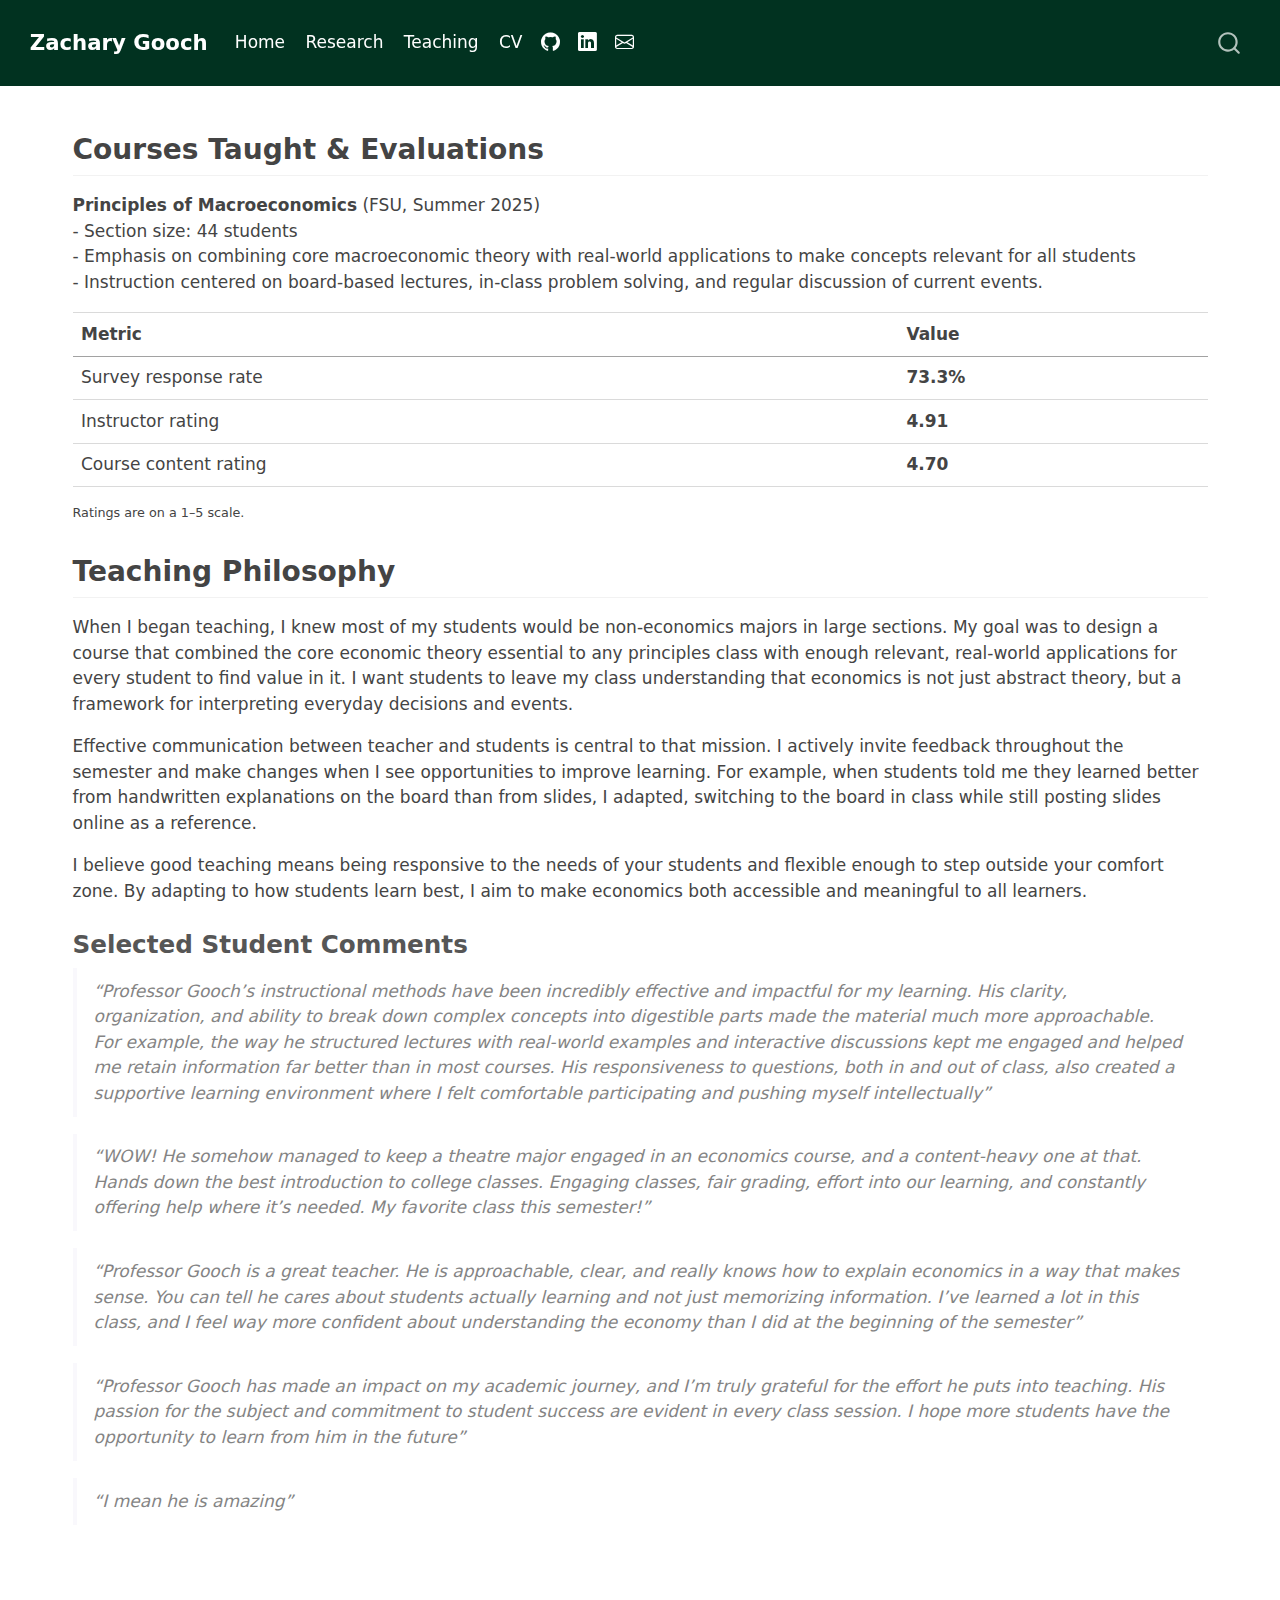
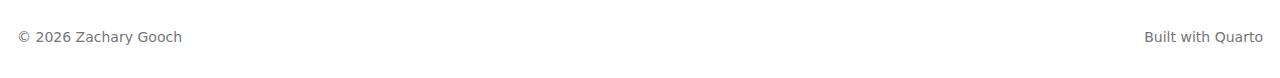
<file: docs/teaching.html>
<!DOCTYPE html>
<html xmlns="http://www.w3.org/1999/xhtml" lang="en" xml:lang="en"><head>

<meta charset="utf-8">
<meta name="generator" content="quarto-1.8.27">

<meta name="viewport" content="width=device-width, initial-scale=1.0, user-scalable=yes">


<title>teaching – Zachary Gooch</title>
<style>
code{white-space: pre-wrap;}
span.smallcaps{font-variant: small-caps;}
div.columns{display: flex; gap: min(4vw, 1.5em);}
div.column{flex: auto; overflow-x: auto;}
div.hanging-indent{margin-left: 1.5em; text-indent: -1.5em;}
ul.task-list{list-style: none;}
ul.task-list li input[type="checkbox"] {
  width: 0.8em;
  margin: 0 0.8em 0.2em -1em; /* quarto-specific, see https://github.com/quarto-dev/quarto-cli/issues/4556 */ 
  vertical-align: middle;
}
</style>


<script src="site_libs/quarto-nav/quarto-nav.js"></script>
<script src="site_libs/quarto-nav/headroom.min.js"></script>
<script src="site_libs/clipboard/clipboard.min.js"></script>
<script src="site_libs/quarto-search/autocomplete.umd.js"></script>
<script src="site_libs/quarto-search/fuse.min.js"></script>
<script src="site_libs/quarto-search/quarto-search.js"></script>
<meta name="quarto:offset" content="./">
<script src="site_libs/quarto-html/quarto.js" type="module"></script>
<script src="site_libs/quarto-html/tabsets/tabsets.js" type="module"></script>
<script src="site_libs/quarto-html/axe/axe-check.js" type="module"></script>
<script src="site_libs/quarto-html/popper.min.js"></script>
<script src="site_libs/quarto-html/tippy.umd.min.js"></script>
<script src="site_libs/quarto-html/anchor.min.js"></script>
<link href="site_libs/quarto-html/tippy.css" rel="stylesheet">
<link href="site_libs/quarto-html/quarto-syntax-highlighting-ed96de9b727972fe78a7b5d16c58bf87.css" rel="stylesheet" id="quarto-text-highlighting-styles">
<script src="site_libs/bootstrap/bootstrap.min.js"></script>
<link href="site_libs/bootstrap/bootstrap-icons.css" rel="stylesheet">
<link href="site_libs/bootstrap/bootstrap-1ac49dc45d461ba7e3f4755605d38e4c.min.css" rel="stylesheet" append-hash="true" id="quarto-bootstrap" data-mode="light">
<script id="quarto-search-options" type="application/json">{
  "location": "navbar",
  "copy-button": false,
  "collapse-after": 3,
  "panel-placement": "end",
  "type": "overlay",
  "limit": 50,
  "keyboard-shortcut": [
    "f",
    "/",
    "s"
  ],
  "show-item-context": false,
  "language": {
    "search-no-results-text": "No results",
    "search-matching-documents-text": "matching documents",
    "search-copy-link-title": "Copy link to search",
    "search-hide-matches-text": "Hide additional matches",
    "search-more-match-text": "more match in this document",
    "search-more-matches-text": "more matches in this document",
    "search-clear-button-title": "Clear",
    "search-text-placeholder": "",
    "search-detached-cancel-button-title": "Cancel",
    "search-submit-button-title": "Submit",
    "search-label": "Search"
  }
}</script>


<link rel="stylesheet" href="styles.css">
<meta property="og:title" content="Zachary Gooch">
<meta property="og:description" content="Economics PhD student — research, teaching, and notes">
<meta property="og:site_name" content="Zachary Gooch">
<meta property="og:locale" content="en_US">
</head>

<body class="nav-fixed teach-cols quarto-light">

<div id="quarto-search-results"></div>
  <header id="quarto-header" class="headroom fixed-top">
    <nav class="navbar navbar-expand-lg " data-bs-theme="dark">
      <div class="navbar-container container-fluid">
      <div class="navbar-brand-container mx-auto">
    <a class="navbar-brand" href="./index.html">
    <span class="navbar-title">Zachary Gooch</span>
    </a>
  </div>
            <div id="quarto-search" class="" title="Search"></div>
          <button class="navbar-toggler" type="button" data-bs-toggle="collapse" data-bs-target="#navbarCollapse" aria-controls="navbarCollapse" role="menu" aria-expanded="false" aria-label="Toggle navigation" onclick="if (window.quartoToggleHeadroom) { window.quartoToggleHeadroom(); }">
  <span class="navbar-toggler-icon"></span>
</button>
          <div class="collapse navbar-collapse" id="navbarCollapse">
            <ul class="navbar-nav navbar-nav-scroll me-auto">
  <li class="nav-item">
    <a class="nav-link" href="./index.html"> 
<span class="menu-text">Home</span></a>
  </li>  
  <li class="nav-item">
    <a class="nav-link" href="./research.html"> 
<span class="menu-text">Research</span></a>
  </li>  
  <li class="nav-item">
    <a class="nav-link active" href="./teaching.html" aria-current="page"> 
<span class="menu-text">Teaching</span></a>
  </li>  
  <li class="nav-item">
    <a class="nav-link" href="./cv.html"> 
<span class="menu-text">CV</span></a>
  </li>  
  <li class="nav-item compact">
    <a class="nav-link" href="https://github.com/Zach-Gooch"> <i class="bi bi-github" role="img" aria-label="GitHub">
</i> 
<span class="menu-text"></span></a>
  </li>  
  <li class="nav-item compact">
    <a class="nav-link" href="https://www.linkedin.com/in/zachary-r-gooch"> <i class="bi bi-linkedin" role="img" aria-label="LinkedIn">
</i> 
<span class="menu-text"></span></a>
  </li>  
  <li class="nav-item compact">
    <a class="nav-link" href="mailto:zg23a@fsu.edu"> <i class="bi bi-envelope" role="img" aria-label="Email">
</i> 
<span class="menu-text"></span></a>
  </li>  
</ul>
          </div> <!-- /navcollapse -->
            <div class="quarto-navbar-tools">
</div>
      </div> <!-- /container-fluid -->
    </nav>
</header>
<!-- content -->
<div id="quarto-content" class="quarto-container page-columns page-rows-contents page-layout-full page-navbar">
<!-- sidebar -->
<!-- margin-sidebar -->
    
<!-- main -->
<main class="content column-page" id="quarto-document-content"><header id="title-block-header" class="quarto-title-block"></header>




<section id="courses-taught-evaluations" class="level2">
<h2 class="anchored" data-anchor-id="courses-taught-evaluations">Courses Taught &amp; Evaluations</h2>
<p><strong>Principles of Macroeconomics</strong> (FSU, Summer 2025)<br>
- Section size: 44 students<br>
- Emphasis on combining core macroeconomic theory with real-world applications to make concepts relevant for all students<br>
- Instruction centered on board-based lectures, in-class problem solving, and regular discussion of current events.</p>
<table class="caption-top table">
<thead>
<tr class="header">
<th>Metric</th>
<th>Value</th>
</tr>
</thead>
<tbody>
<tr class="odd">
<td>Survey response rate</td>
<td><strong>73.3%</strong></td>
</tr>
<tr class="even">
<td>Instructor rating</td>
<td><strong>4.91</strong></td>
</tr>
<tr class="odd">
<td>Course content rating</td>
<td><strong>4.70</strong></td>
</tr>
</tbody>
</table>
<p><sub>Ratings are on a 1–5 scale.</sub></p>
</section>
<section id="teaching-philosophy" class="level2">
<h2 class="anchored" data-anchor-id="teaching-philosophy">Teaching Philosophy</h2>
<p>When I began teaching, I knew most of my students would be non-economics majors in large sections. My goal was to design a course that combined the core economic theory essential to any principles class with enough relevant, real-world applications for every student to find value in it. I want students to leave my class understanding that economics is not just abstract theory, but a framework for interpreting everyday decisions and events.</p>
<p>Effective communication between teacher and students is central to that mission. I actively invite feedback throughout the semester and make changes when I see opportunities to improve learning. For example, when students told me they learned better from handwritten explanations on the board than from slides, I adapted, switching to the board in class while still posting slides online as a reference.</p>
<p>I believe good teaching means being responsive to the needs of your students and flexible enough to step outside your comfort zone. By adapting to how students learn best, I aim to make economics both accessible and meaningful to all learners.</p>
<section id="selected-student-comments" class="level3">
<h3 class="anchored" data-anchor-id="selected-student-comments">Selected Student Comments</h3>
<div class="tp-comments">
<div class="comment-card">
<blockquote class="blockquote">
<p><em>“Professor Gooch’s instructional methods have been incredibly effective and impactful for my learning. His clarity, organization, and ability to break down complex concepts into digestible parts made the material much more approachable. For example, the way he structured lectures with real-world examples and interactive discussions kept me engaged and helped me retain information far better than in most courses. His responsiveness to questions, both in and out of class, also created a supportive learning environment where I felt comfortable participating and pushing myself intellectually”</em></p>
</blockquote>
</div>
<div class="comment-card">
<blockquote class="blockquote">
<p><em>“WOW! He somehow managed to keep a theatre major engaged in an economics course, and a content-heavy one at that. Hands down the best introduction to college classes. Engaging classes, fair grading, effort into our learning, and constantly offering help where it’s needed. My favorite class this semester!”</em></p>
</blockquote>
</div>
<div class="comment-card">
<blockquote class="blockquote">
<p><em>“Professor Gooch is a great teacher. He is approachable, clear, and really knows how to explain economics in a way that makes sense. You can tell he cares about students actually learning and not just memorizing information. I’ve learned a lot in this class, and I feel way more confident about understanding the economy than I did at the beginning of the semester”</em></p>
</blockquote>
</div>
<div class="comment-card">
<blockquote class="blockquote">
<p><em>“Professor Gooch has made an impact on my academic journey, and I’m truly grateful for the effort he puts into teaching. His passion for the subject and commitment to student success are evident in every class session. I hope more students have the opportunity to learn from him in the future”</em></p>
</blockquote>
</div>
<div class="comment-card">
<blockquote class="blockquote">
<p><em>“I mean he is amazing”</em></p>
</blockquote>
</div>
</div>


</section>
</section>

</main> <!-- /main -->
<script id="quarto-html-after-body" type="application/javascript">
  window.document.addEventListener("DOMContentLoaded", function (event) {
    const icon = "";
    const anchorJS = new window.AnchorJS();
    anchorJS.options = {
      placement: 'right',
      icon: icon
    };
    anchorJS.add('.anchored');
    const isCodeAnnotation = (el) => {
      for (const clz of el.classList) {
        if (clz.startsWith('code-annotation-')) {                     
          return true;
        }
      }
      return false;
    }
    const onCopySuccess = function(e) {
      // button target
      const button = e.trigger;
      // don't keep focus
      button.blur();
      // flash "checked"
      button.classList.add('code-copy-button-checked');
      var currentTitle = button.getAttribute("title");
      button.setAttribute("title", "Copied!");
      let tooltip;
      if (window.bootstrap) {
        button.setAttribute("data-bs-toggle", "tooltip");
        button.setAttribute("data-bs-placement", "left");
        button.setAttribute("data-bs-title", "Copied!");
        tooltip = new bootstrap.Tooltip(button, 
          { trigger: "manual", 
            customClass: "code-copy-button-tooltip",
            offset: [0, -8]});
        tooltip.show();    
      }
      setTimeout(function() {
        if (tooltip) {
          tooltip.hide();
          button.removeAttribute("data-bs-title");
          button.removeAttribute("data-bs-toggle");
          button.removeAttribute("data-bs-placement");
        }
        button.setAttribute("title", currentTitle);
        button.classList.remove('code-copy-button-checked');
      }, 1000);
      // clear code selection
      e.clearSelection();
    }
    const getTextToCopy = function(trigger) {
      const outerScaffold = trigger.parentElement.cloneNode(true);
      const codeEl = outerScaffold.querySelector('code');
      for (const childEl of codeEl.children) {
        if (isCodeAnnotation(childEl)) {
          childEl.remove();
        }
      }
      return codeEl.innerText;
    }
    const clipboard = new window.ClipboardJS('.code-copy-button:not([data-in-quarto-modal])', {
      text: getTextToCopy
    });
    clipboard.on('success', onCopySuccess);
    if (window.document.getElementById('quarto-embedded-source-code-modal')) {
      const clipboardModal = new window.ClipboardJS('.code-copy-button[data-in-quarto-modal]', {
        text: getTextToCopy,
        container: window.document.getElementById('quarto-embedded-source-code-modal')
      });
      clipboardModal.on('success', onCopySuccess);
    }
      var localhostRegex = new RegExp(/^(?:http|https):\/\/localhost\:?[0-9]*\//);
      var mailtoRegex = new RegExp(/^mailto:/);
        var filterRegex = new RegExp("https:\/\/zacharygooch\.com");
      var isInternal = (href) => {
          return filterRegex.test(href) || localhostRegex.test(href) || mailtoRegex.test(href);
      }
      // Inspect non-navigation links and adorn them if external
     var links = window.document.querySelectorAll('a[href]:not(.nav-link):not(.navbar-brand):not(.toc-action):not(.sidebar-link):not(.sidebar-item-toggle):not(.pagination-link):not(.no-external):not([aria-hidden]):not(.dropdown-item):not(.quarto-navigation-tool):not(.about-link)');
      for (var i=0; i<links.length; i++) {
        const link = links[i];
        if (!isInternal(link.href)) {
          // undo the damage that might have been done by quarto-nav.js in the case of
          // links that we want to consider external
          if (link.dataset.originalHref !== undefined) {
            link.href = link.dataset.originalHref;
          }
        }
      }
    function tippyHover(el, contentFn, onTriggerFn, onUntriggerFn) {
      const config = {
        allowHTML: true,
        maxWidth: 500,
        delay: 100,
        arrow: false,
        appendTo: function(el) {
            return el.parentElement;
        },
        interactive: true,
        interactiveBorder: 10,
        theme: 'quarto',
        placement: 'bottom-start',
      };
      if (contentFn) {
        config.content = contentFn;
      }
      if (onTriggerFn) {
        config.onTrigger = onTriggerFn;
      }
      if (onUntriggerFn) {
        config.onUntrigger = onUntriggerFn;
      }
      window.tippy(el, config); 
    }
    const noterefs = window.document.querySelectorAll('a[role="doc-noteref"]');
    for (var i=0; i<noterefs.length; i++) {
      const ref = noterefs[i];
      tippyHover(ref, function() {
        // use id or data attribute instead here
        let href = ref.getAttribute('data-footnote-href') || ref.getAttribute('href');
        try { href = new URL(href).hash; } catch {}
        const id = href.replace(/^#\/?/, "");
        const note = window.document.getElementById(id);
        if (note) {
          return note.innerHTML;
        } else {
          return "";
        }
      });
    }
    const xrefs = window.document.querySelectorAll('a.quarto-xref');
    const processXRef = (id, note) => {
      // Strip column container classes
      const stripColumnClz = (el) => {
        el.classList.remove("page-full", "page-columns");
        if (el.children) {
          for (const child of el.children) {
            stripColumnClz(child);
          }
        }
      }
      stripColumnClz(note)
      if (id === null || id.startsWith('sec-')) {
        // Special case sections, only their first couple elements
        const container = document.createElement("div");
        if (note.children && note.children.length > 2) {
          container.appendChild(note.children[0].cloneNode(true));
          for (let i = 1; i < note.children.length; i++) {
            const child = note.children[i];
            if (child.tagName === "P" && child.innerText === "") {
              continue;
            } else {
              container.appendChild(child.cloneNode(true));
              break;
            }
          }
          if (window.Quarto?.typesetMath) {
            window.Quarto.typesetMath(container);
          }
          return container.innerHTML
        } else {
          if (window.Quarto?.typesetMath) {
            window.Quarto.typesetMath(note);
          }
          return note.innerHTML;
        }
      } else {
        // Remove any anchor links if they are present
        const anchorLink = note.querySelector('a.anchorjs-link');
        if (anchorLink) {
          anchorLink.remove();
        }
        if (window.Quarto?.typesetMath) {
          window.Quarto.typesetMath(note);
        }
        if (note.classList.contains("callout")) {
          return note.outerHTML;
        } else {
          return note.innerHTML;
        }
      }
    }
    for (var i=0; i<xrefs.length; i++) {
      const xref = xrefs[i];
      tippyHover(xref, undefined, function(instance) {
        instance.disable();
        let url = xref.getAttribute('href');
        let hash = undefined; 
        if (url.startsWith('#')) {
          hash = url;
        } else {
          try { hash = new URL(url).hash; } catch {}
        }
        if (hash) {
          const id = hash.replace(/^#\/?/, "");
          const note = window.document.getElementById(id);
          if (note !== null) {
            try {
              const html = processXRef(id, note.cloneNode(true));
              instance.setContent(html);
            } finally {
              instance.enable();
              instance.show();
            }
          } else {
            // See if we can fetch this
            fetch(url.split('#')[0])
            .then(res => res.text())
            .then(html => {
              const parser = new DOMParser();
              const htmlDoc = parser.parseFromString(html, "text/html");
              const note = htmlDoc.getElementById(id);
              if (note !== null) {
                const html = processXRef(id, note);
                instance.setContent(html);
              } 
            }).finally(() => {
              instance.enable();
              instance.show();
            });
          }
        } else {
          // See if we can fetch a full url (with no hash to target)
          // This is a special case and we should probably do some content thinning / targeting
          fetch(url)
          .then(res => res.text())
          .then(html => {
            const parser = new DOMParser();
            const htmlDoc = parser.parseFromString(html, "text/html");
            const note = htmlDoc.querySelector('main.content');
            if (note !== null) {
              // This should only happen for chapter cross references
              // (since there is no id in the URL)
              // remove the first header
              if (note.children.length > 0 && note.children[0].tagName === "HEADER") {
                note.children[0].remove();
              }
              const html = processXRef(null, note);
              instance.setContent(html);
            } 
          }).finally(() => {
            instance.enable();
            instance.show();
          });
        }
      }, function(instance) {
      });
    }
        let selectedAnnoteEl;
        const selectorForAnnotation = ( cell, annotation) => {
          let cellAttr = 'data-code-cell="' + cell + '"';
          let lineAttr = 'data-code-annotation="' +  annotation + '"';
          const selector = 'span[' + cellAttr + '][' + lineAttr + ']';
          return selector;
        }
        const selectCodeLines = (annoteEl) => {
          const doc = window.document;
          const targetCell = annoteEl.getAttribute("data-target-cell");
          const targetAnnotation = annoteEl.getAttribute("data-target-annotation");
          const annoteSpan = window.document.querySelector(selectorForAnnotation(targetCell, targetAnnotation));
          const lines = annoteSpan.getAttribute("data-code-lines").split(",");
          const lineIds = lines.map((line) => {
            return targetCell + "-" + line;
          })
          let top = null;
          let height = null;
          let parent = null;
          if (lineIds.length > 0) {
              //compute the position of the single el (top and bottom and make a div)
              const el = window.document.getElementById(lineIds[0]);
              top = el.offsetTop;
              height = el.offsetHeight;
              parent = el.parentElement.parentElement;
            if (lineIds.length > 1) {
              const lastEl = window.document.getElementById(lineIds[lineIds.length - 1]);
              const bottom = lastEl.offsetTop + lastEl.offsetHeight;
              height = bottom - top;
            }
            if (top !== null && height !== null && parent !== null) {
              // cook up a div (if necessary) and position it 
              let div = window.document.getElementById("code-annotation-line-highlight");
              if (div === null) {
                div = window.document.createElement("div");
                div.setAttribute("id", "code-annotation-line-highlight");
                div.style.position = 'absolute';
                parent.appendChild(div);
              }
              div.style.top = top - 2 + "px";
              div.style.height = height + 4 + "px";
              div.style.left = 0;
              let gutterDiv = window.document.getElementById("code-annotation-line-highlight-gutter");
              if (gutterDiv === null) {
                gutterDiv = window.document.createElement("div");
                gutterDiv.setAttribute("id", "code-annotation-line-highlight-gutter");
                gutterDiv.style.position = 'absolute';
                const codeCell = window.document.getElementById(targetCell);
                const gutter = codeCell.querySelector('.code-annotation-gutter');
                gutter.appendChild(gutterDiv);
              }
              gutterDiv.style.top = top - 2 + "px";
              gutterDiv.style.height = height + 4 + "px";
            }
            selectedAnnoteEl = annoteEl;
          }
        };
        const unselectCodeLines = () => {
          const elementsIds = ["code-annotation-line-highlight", "code-annotation-line-highlight-gutter"];
          elementsIds.forEach((elId) => {
            const div = window.document.getElementById(elId);
            if (div) {
              div.remove();
            }
          });
          selectedAnnoteEl = undefined;
        };
          // Handle positioning of the toggle
      window.addEventListener(
        "resize",
        throttle(() => {
          elRect = undefined;
          if (selectedAnnoteEl) {
            selectCodeLines(selectedAnnoteEl);
          }
        }, 10)
      );
      function throttle(fn, ms) {
      let throttle = false;
      let timer;
        return (...args) => {
          if(!throttle) { // first call gets through
              fn.apply(this, args);
              throttle = true;
          } else { // all the others get throttled
              if(timer) clearTimeout(timer); // cancel #2
              timer = setTimeout(() => {
                fn.apply(this, args);
                timer = throttle = false;
              }, ms);
          }
        };
      }
        // Attach click handler to the DT
        const annoteDls = window.document.querySelectorAll('dt[data-target-cell]');
        for (const annoteDlNode of annoteDls) {
          annoteDlNode.addEventListener('click', (event) => {
            const clickedEl = event.target;
            if (clickedEl !== selectedAnnoteEl) {
              unselectCodeLines();
              const activeEl = window.document.querySelector('dt[data-target-cell].code-annotation-active');
              if (activeEl) {
                activeEl.classList.remove('code-annotation-active');
              }
              selectCodeLines(clickedEl);
              clickedEl.classList.add('code-annotation-active');
            } else {
              // Unselect the line
              unselectCodeLines();
              clickedEl.classList.remove('code-annotation-active');
            }
          });
        }
    const findCites = (el) => {
      const parentEl = el.parentElement;
      if (parentEl) {
        const cites = parentEl.dataset.cites;
        if (cites) {
          return {
            el,
            cites: cites.split(' ')
          };
        } else {
          return findCites(el.parentElement)
        }
      } else {
        return undefined;
      }
    };
    var bibliorefs = window.document.querySelectorAll('a[role="doc-biblioref"]');
    for (var i=0; i<bibliorefs.length; i++) {
      const ref = bibliorefs[i];
      const citeInfo = findCites(ref);
      if (citeInfo) {
        tippyHover(citeInfo.el, function() {
          var popup = window.document.createElement('div');
          citeInfo.cites.forEach(function(cite) {
            var citeDiv = window.document.createElement('div');
            citeDiv.classList.add('hanging-indent');
            citeDiv.classList.add('csl-entry');
            var biblioDiv = window.document.getElementById('ref-' + cite);
            if (biblioDiv) {
              citeDiv.innerHTML = biblioDiv.innerHTML;
            }
            popup.appendChild(citeDiv);
          });
          return popup.innerHTML;
        });
      }
    }
  });
  </script>
</div> <!-- /content -->
<footer class="footer">
  <div class="nav-footer">
    <div class="nav-footer-left">
<p>© 2026 Zachary Gooch</p>
</div>   
    <div class="nav-footer-center">
      &nbsp;
    </div>
    <div class="nav-footer-right">
<p>Built with Quarto</p>
</div>
  </div>
</footer>




</body></html>
</file>
<file: docs/site_libs/quarto-html/tippy.css>
.tippy-box[data-animation=fade][data-state=hidden]{opacity:0}[data-tippy-root]{max-width:calc(100vw - 10px)}.tippy-box{position:relative;background-color:#333;color:#fff;border-radius:4px;font-size:14px;line-height:1.4;white-space:normal;outline:0;transition-property:transform,visibility,opacity}.tippy-box[data-placement^=top]>.tippy-arrow{bottom:0}.tippy-box[data-placement^=top]>.tippy-arrow:before{bottom:-7px;left:0;border-width:8px 8px 0;border-top-color:initial;transform-origin:center top}.tippy-box[data-placement^=bottom]>.tippy-arrow{top:0}.tippy-box[data-placement^=bottom]>.tippy-arrow:before{top:-7px;left:0;border-width:0 8px 8px;border-bottom-color:initial;transform-origin:center bottom}.tippy-box[data-placement^=left]>.tippy-arrow{right:0}.tippy-box[data-placement^=left]>.tippy-arrow:before{border-width:8px 0 8px 8px;border-left-color:initial;right:-7px;transform-origin:center left}.tippy-box[data-placement^=right]>.tippy-arrow{left:0}.tippy-box[data-placement^=right]>.tippy-arrow:before{left:-7px;border-width:8px 8px 8px 0;border-right-color:initial;transform-origin:center right}.tippy-box[data-inertia][data-state=visible]{transition-timing-function:cubic-bezier(.54,1.5,.38,1.11)}.tippy-arrow{width:16px;height:16px;color:#333}.tippy-arrow:before{content:"";position:absolute;border-color:transparent;border-style:solid}.tippy-content{position:relative;padding:5px 9px;z-index:1}
</file>
<file: docs/site_libs/quarto-html/quarto-syntax-highlighting.css>
/* quarto syntax highlight colors */
:root {
  --quarto-hl-ot-color: #003B4F;
  --quarto-hl-at-color: #657422;
  --quarto-hl-ss-color: #20794D;
  --quarto-hl-an-color: #5E5E5E;
  --quarto-hl-fu-color: #4758AB;
  --quarto-hl-st-color: #20794D;
  --quarto-hl-cf-color: #003B4F;
  --quarto-hl-op-color: #5E5E5E;
  --quarto-hl-er-color: #AD0000;
  --quarto-hl-bn-color: #AD0000;
  --quarto-hl-al-color: #AD0000;
  --quarto-hl-va-color: #111111;
  --quarto-hl-bu-color: inherit;
  --quarto-hl-ex-color: inherit;
  --quarto-hl-pp-color: #AD0000;
  --quarto-hl-in-color: #5E5E5E;
  --quarto-hl-vs-color: #20794D;
  --quarto-hl-wa-color: #5E5E5E;
  --quarto-hl-do-color: #5E5E5E;
  --quarto-hl-im-color: #00769E;
  --quarto-hl-ch-color: #20794D;
  --quarto-hl-dt-color: #AD0000;
  --quarto-hl-fl-color: #AD0000;
  --quarto-hl-co-color: #5E5E5E;
  --quarto-hl-cv-color: #5E5E5E;
  --quarto-hl-cn-color: #8f5902;
  --quarto-hl-sc-color: #5E5E5E;
  --quarto-hl-dv-color: #AD0000;
  --quarto-hl-kw-color: #003B4F;
}

/* other quarto variables */
:root {
  --quarto-font-monospace: SFMono-Regular, Menlo, Monaco, Consolas, "Liberation Mono", "Courier New", monospace;
}

pre > code.sourceCode > span {
  color: #003B4F;
}

code span {
  color: #003B4F;
}

code.sourceCode > span {
  color: #003B4F;
}

div.sourceCode,
div.sourceCode pre.sourceCode {
  color: #003B4F;
}

code span.ot {
  color: #003B4F;
  font-style: inherit;
}

code span.at {
  color: #657422;
  font-style: inherit;
}

code span.ss {
  color: #20794D;
  font-style: inherit;
}

code span.an {
  color: #5E5E5E;
  font-style: inherit;
}

code span.fu {
  color: #4758AB;
  font-style: inherit;
}

code span.st {
  color: #20794D;
  font-style: inherit;
}

code span.cf {
  color: #003B4F;
  font-weight: bold;
  font-style: inherit;
}

code span.op {
  color: #5E5E5E;
  font-style: inherit;
}

code span.er {
  color: #AD0000;
  font-style: inherit;
}

code span.bn {
  color: #AD0000;
  font-style: inherit;
}

code span.al {
  color: #AD0000;
  font-style: inherit;
}

code span.va {
  color: #111111;
  font-style: inherit;
}

code span.bu {
  font-style: inherit;
}

code span.ex {
  font-style: inherit;
}

code span.pp {
  color: #AD0000;
  font-style: inherit;
}

code span.in {
  color: #5E5E5E;
  font-style: inherit;
}

code span.vs {
  color: #20794D;
  font-style: inherit;
}

code span.wa {
  color: #5E5E5E;
  font-style: italic;
}

code span.do {
  color: #5E5E5E;
  font-style: italic;
}

code span.im {
  color: #00769E;
  font-style: inherit;
}

code span.ch {
  color: #20794D;
  font-style: inherit;
}

code span.dt {
  color: #AD0000;
  font-style: inherit;
}

code span.fl {
  color: #AD0000;
  font-style: inherit;
}

code span.co {
  color: #5E5E5E;
  font-style: inherit;
}

code span.cv {
  color: #5E5E5E;
  font-style: italic;
}

code span.cn {
  color: #8f5902;
  font-style: inherit;
}

code span.sc {
  color: #5E5E5E;
  font-style: inherit;
}

code span.dv {
  color: #AD0000;
  font-style: inherit;
}

code span.kw {
  color: #003B4F;
  font-weight: bold;
  font-style: inherit;
}

.prevent-inlining {
  content: "</";
}

/*# sourceMappingURL=debc5d5d77c3f9108843748ff7464032.css.map */
</file>
<file: docs/styles.css>
/* Minimal, clean tweaks */
:root {
  --main-font: system-ui, -apple-system, Segoe UI, Roboto, Helvetica, Arial, "Apple Color Emoji","Segoe UI Emoji";
}
body { 
  font-family: var(--main-font); 
}
.navbar-brand { 
  font-weight: 600; 
}
.quarto-title-banner { 
  padding-top: 1.2rem; 
  padding-bottom: 1.2rem; 
}
img[alt="headshot"] { 
  border-radius: 9999px; 
}
.card, .callout { 
  border-radius: 14px; 
}

/* Navbar background: olive green */
.navbar {
  background-color: #013220 !important; /* Olive green */
}

/* Navbar brand (site title) color */
.navbar-brand {
  color: white !important;
}

/* Navbar links */
.navbar .nav-link {
  color: white !important;
}

/* Navbar link hover */
.navbar .nav-link:hover {
  color: #a8d5ba !important; /* lighter olive/tan */
}


a {
  color: #0b6b3a; /* normal link color */
  text-decoration: none; /* remove underline if you prefer */
}

a:hover,
a:focus {
  color: #064420; /* darker on hover */
  text-decoration: underline; /* underline on hover for accessibility */
}
</file>
<file: docs/site_libs/quarto-html/quarto-syntax-highlighting-ed96de9b727972fe78a7b5d16c58bf87.css>
/* quarto syntax highlight colors */
:root {
  --quarto-hl-ot-color: #003B4F;
  --quarto-hl-at-color: #657422;
  --quarto-hl-ss-color: #20794D;
  --quarto-hl-an-color: #5E5E5E;
  --quarto-hl-fu-color: #4758AB;
  --quarto-hl-st-color: #20794D;
  --quarto-hl-cf-color: #003B4F;
  --quarto-hl-op-color: #5E5E5E;
  --quarto-hl-er-color: #AD0000;
  --quarto-hl-bn-color: #AD0000;
  --quarto-hl-al-color: #AD0000;
  --quarto-hl-va-color: #111111;
  --quarto-hl-bu-color: inherit;
  --quarto-hl-ex-color: inherit;
  --quarto-hl-pp-color: #AD0000;
  --quarto-hl-in-color: #5E5E5E;
  --quarto-hl-vs-color: #20794D;
  --quarto-hl-wa-color: #5E5E5E;
  --quarto-hl-do-color: #5E5E5E;
  --quarto-hl-im-color: #00769E;
  --quarto-hl-ch-color: #20794D;
  --quarto-hl-dt-color: #AD0000;
  --quarto-hl-fl-color: #AD0000;
  --quarto-hl-co-color: #5E5E5E;
  --quarto-hl-cv-color: #5E5E5E;
  --quarto-hl-cn-color: #8f5902;
  --quarto-hl-sc-color: #5E5E5E;
  --quarto-hl-dv-color: #AD0000;
  --quarto-hl-kw-color: #003B4F;
}

/* other quarto variables */
:root {
  --quarto-font-monospace: SFMono-Regular, Menlo, Monaco, Consolas, "Liberation Mono", "Courier New", monospace;
}

/* syntax highlight based on Pandoc's rules */
pre > code.sourceCode > span {
  color: #003B4F;
}

code.sourceCode > span {
  color: #003B4F;
}

div.sourceCode,
div.sourceCode pre.sourceCode {
  color: #003B4F;
}

/* Normal */
code span {
  color: #003B4F;
}

/* Alert */
code span.al {
  color: #AD0000;
  font-style: inherit;
}

/* Annotation */
code span.an {
  color: #5E5E5E;
  font-style: inherit;
}

/* Attribute */
code span.at {
  color: #657422;
  font-style: inherit;
}

/* BaseN */
code span.bn {
  color: #AD0000;
  font-style: inherit;
}

/* BuiltIn */
code span.bu {
  font-style: inherit;
}

/* ControlFlow */
code span.cf {
  color: #003B4F;
  font-weight: bold;
  font-style: inherit;
}

/* Char */
code span.ch {
  color: #20794D;
  font-style: inherit;
}

/* Constant */
code span.cn {
  color: #8f5902;
  font-style: inherit;
}

/* Comment */
code span.co {
  color: #5E5E5E;
  font-style: inherit;
}

/* CommentVar */
code span.cv {
  color: #5E5E5E;
  font-style: italic;
}

/* Documentation */
code span.do {
  color: #5E5E5E;
  font-style: italic;
}

/* DataType */
code span.dt {
  color: #AD0000;
  font-style: inherit;
}

/* DecVal */
code span.dv {
  color: #AD0000;
  font-style: inherit;
}

/* Error */
code span.er {
  color: #AD0000;
  font-style: inherit;
}

/* Extension */
code span.ex {
  font-style: inherit;
}

/* Float */
code span.fl {
  color: #AD0000;
  font-style: inherit;
}

/* Function */
code span.fu {
  color: #4758AB;
  font-style: inherit;
}

/* Import */
code span.im {
  color: #00769E;
  font-style: inherit;
}

/* Information */
code span.in {
  color: #5E5E5E;
  font-style: inherit;
}

/* Keyword */
code span.kw {
  color: #003B4F;
  font-weight: bold;
  font-style: inherit;
}

/* Operator */
code span.op {
  color: #5E5E5E;
  font-style: inherit;
}

/* Other */
code span.ot {
  color: #003B4F;
  font-style: inherit;
}

/* Preprocessor */
code span.pp {
  color: #AD0000;
  font-style: inherit;
}

/* SpecialChar */
code span.sc {
  color: #5E5E5E;
  font-style: inherit;
}

/* SpecialString */
code span.ss {
  color: #20794D;
  font-style: inherit;
}

/* String */
code span.st {
  color: #20794D;
  font-style: inherit;
}

/* Variable */
code span.va {
  color: #111111;
  font-style: inherit;
}

/* VerbatimString */
code span.vs {
  color: #20794D;
  font-style: inherit;
}

/* Warning */
code span.wa {
  color: #5E5E5E;
  font-style: italic;
}

.prevent-inlining {
  content: "</";
}

/*# sourceMappingURL=0920dd6d7437995b8cdf7429764427b1.css.map */
</file>
